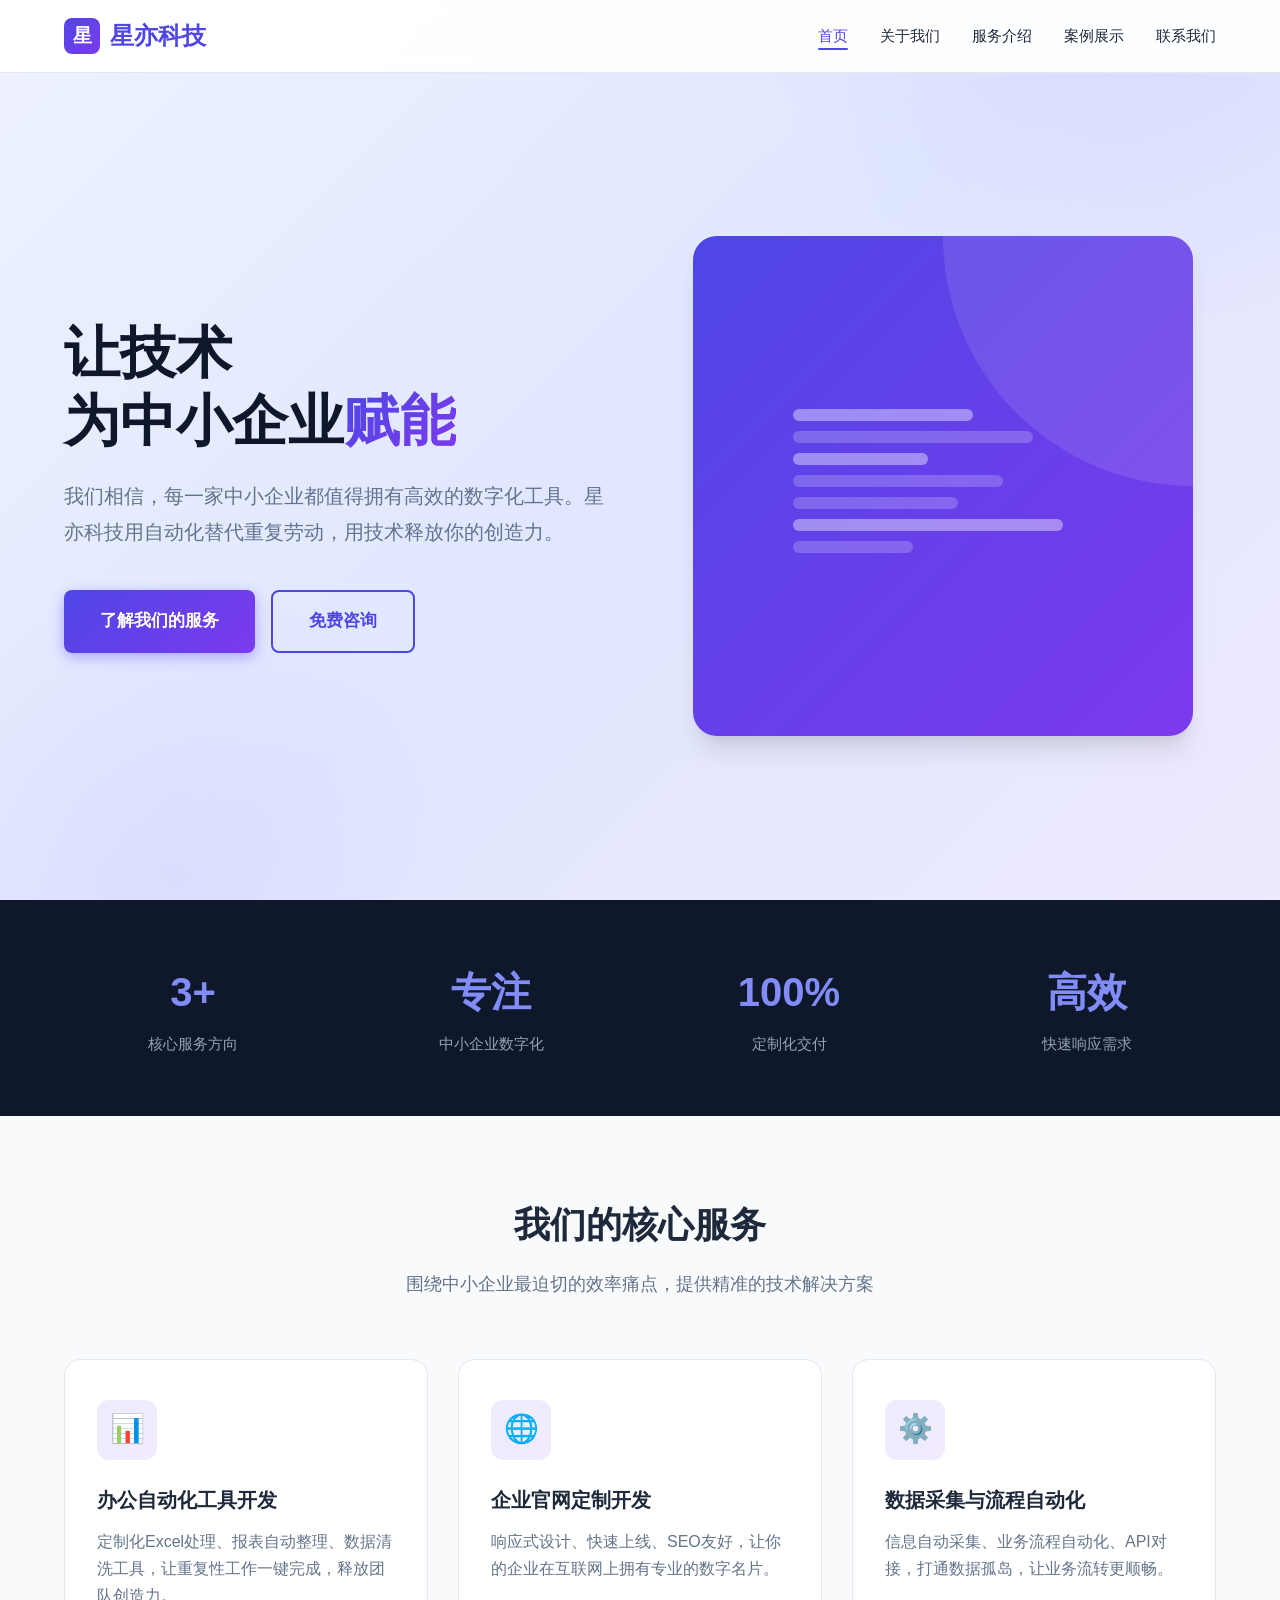
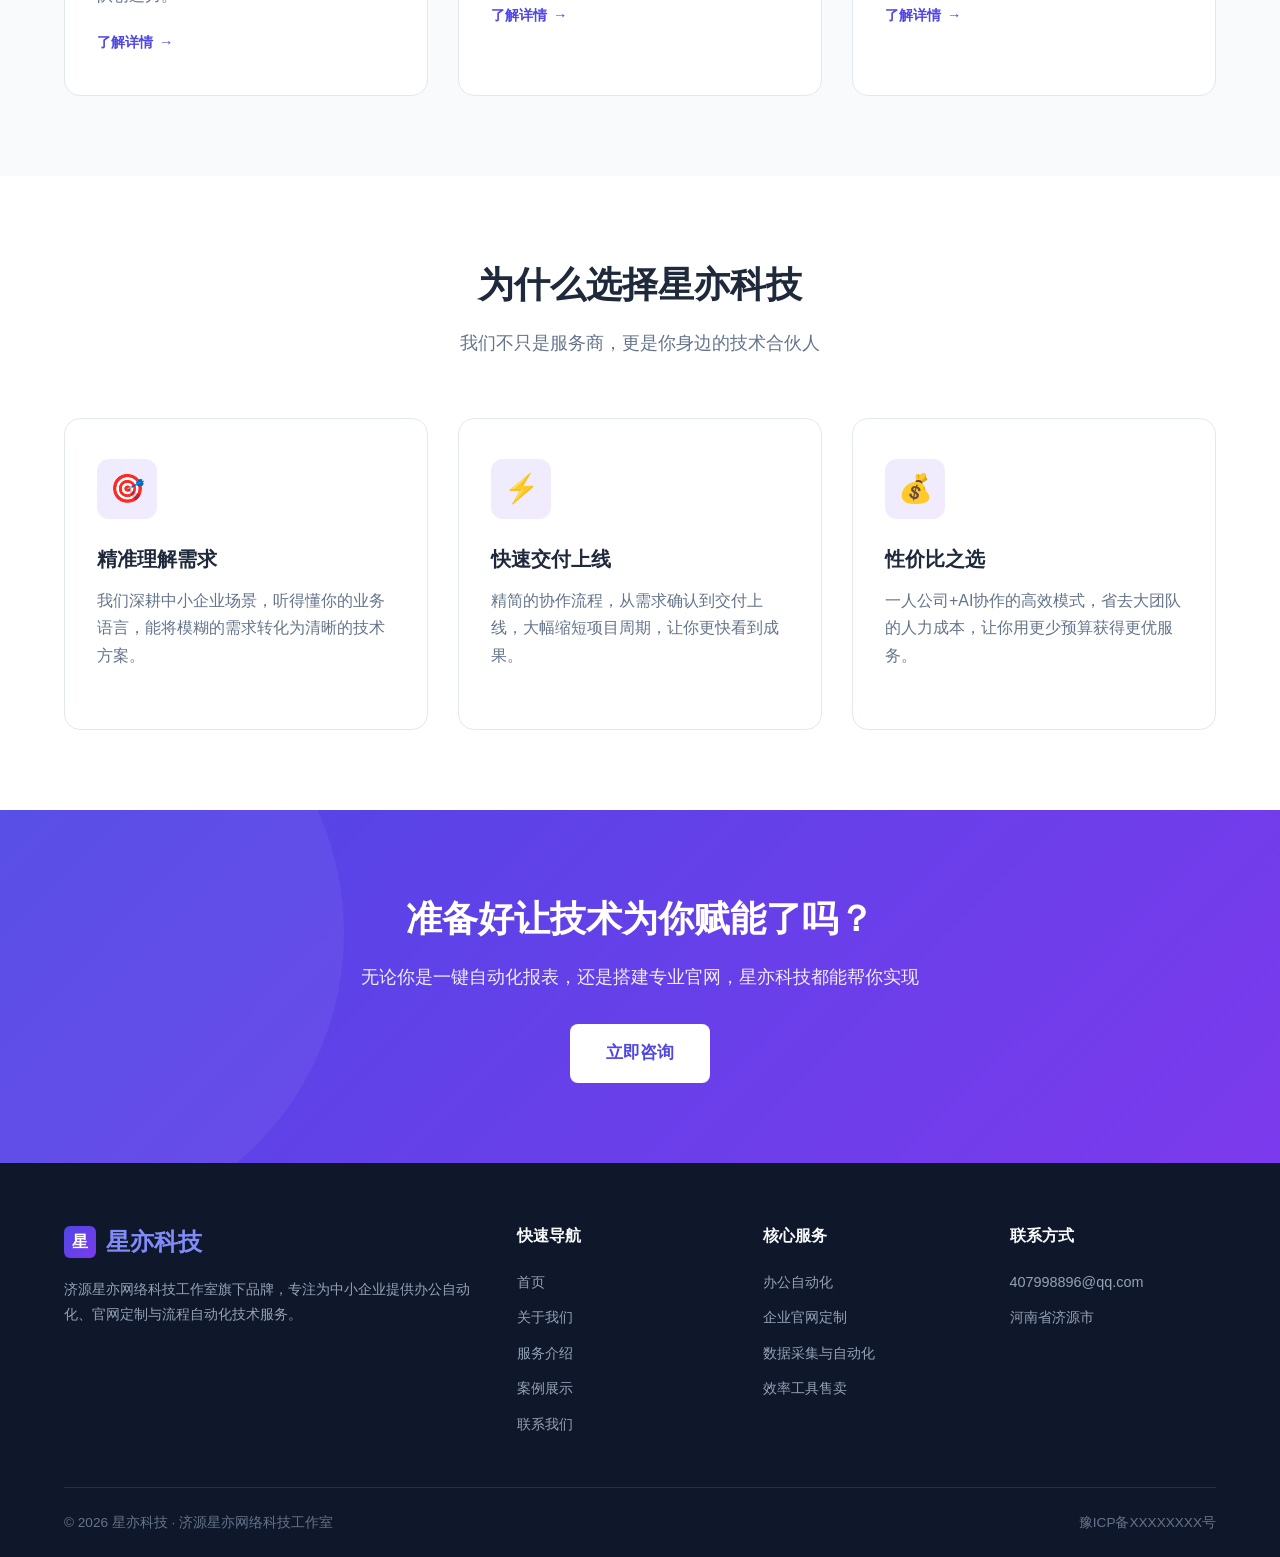
<file: index.html>
<!DOCTYPE html>
<html lang="zh-CN">
<head>
  <meta charset="UTF-8">
  <meta name="viewport" content="width=device-width, initial-scale=1.0">
  <meta name="description" content="星亦科技 - 让技术为中小企业赋能。专注办公自动化、企业官网定制、数据采集与流程自动化服务。">
  <meta name="keywords" content="星亦科技,办公自动化,企业官网,数据采集,流程自动化,济源">
  <title>星亦科技 - 让技术为中小企业赋能</title>
  <link rel="icon" type="image/svg+xml" href="images/favicon.svg">
  <link rel="stylesheet" href="css/style.css">
</head>
<body>

  <!-- 导航栏 -->
  <nav class="navbar">
    <div class="container">
      <a href="index.html" class="navbar-brand">
        <div class="logo-icon">星</div>
        星亦科技
      </a>
      <ul class="navbar-nav">
        <li><a href="index.html" class="active">首页</a></li>
        <li><a href="about.html">关于我们</a></li>
        <li><a href="services.html">服务介绍</a></li>
        <li><a href="cases.html">案例展示</a></li>
        <li><a href="contact.html">联系我们</a></li>
      </ul>
      <div class="nav-toggle">
        <span></span>
        <span></span>
        <span></span>
      </div>
    </div>
  </nav>

  <!-- Hero 区域 -->
  <section class="hero">
    <div class="container">
      <div class="hero-content">
        <h1>让技术<br>为中小企业<span class="highlight">赋能</span></h1>
        <p>我们相信，每一家中小企业都值得拥有高效的数字化工具。星亦科技用自动化替代重复劳动，用技术释放你的创造力。</p>
        <div class="hero-buttons">
          <a href="services.html" class="btn btn-primary btn-lg">了解我们的服务</a>
          <a href="contact.html" class="btn btn-outline btn-lg">免费咨询</a>
        </div>
      </div>
      <div class="hero-visual">
        <div class="hero-graphic">
          <div class="code-lines">
            <div class="code-line accent"></div>
            <div class="code-line"></div>
            <div class="code-line accent"></div>
            <div class="code-line"></div>
            <div class="code-line"></div>
            <div class="code-line accent"></div>
            <div class="code-line"></div>
          </div>
        </div>
      </div>
    </div>
  </section>

  <!-- 数字指标 -->
  <section class="stats">
    <div class="container">
      <div class="stat-item">
        <h3>3+</h3>
        <p>核心服务方向</p>
      </div>
      <div class="stat-item">
        <h3>专注</h3>
        <p>中小企业数字化</p>
      </div>
      <div class="stat-item">
        <h3>100%</h3>
        <p>定制化交付</p>
      </div>
      <div class="stat-item">
        <h3>高效</h3>
        <p>快速响应需求</p>
      </div>
    </div>
  </section>

  <!-- 核心服务 -->
  <section class="section section-alt">
    <div class="container">
      <div class="section-title">
        <h2>我们的核心服务</h2>
        <p>围绕中小企业最迫切的效率痛点，提供精准的技术解决方案</p>
      </div>
      <div class="services-grid">
        <div class="service-card">
          <div class="service-icon">📊</div>
          <h3>办公自动化工具开发</h3>
          <p>定制化Excel处理、报表自动整理、数据清洗工具，让重复性工作一键完成，释放团队创造力。</p>
          <a href="services.html" class="learn-more">了解详情</a>
        </div>
        <div class="service-card">
          <div class="service-icon">🌐</div>
          <h3>企业官网定制开发</h3>
          <p>响应式设计、快速上线、SEO友好，让你的企业在互联网上拥有专业的数字名片。</p>
          <a href="services.html" class="learn-more">了解详情</a>
        </div>
        <div class="service-card">
          <div class="service-icon">⚙️</div>
          <h3>数据采集与流程自动化</h3>
          <p>信息自动采集、业务流程自动化、API对接，打通数据孤岛，让业务流转更顺畅。</p>
          <a href="services.html" class="learn-more">了解详情</a>
        </div>
      </div>
    </div>
  </section>

  <!-- 为什么选择我们 -->
  <section class="section">
    <div class="container">
      <div class="section-title">
        <h2>为什么选择星亦科技</h2>
        <p>我们不只是服务商，更是你身边的技术合伙人</p>
      </div>
      <div class="services-grid">
        <div class="service-card">
          <div class="service-icon">🎯</div>
          <h3>精准理解需求</h3>
          <p>我们深耕中小企业场景，听得懂你的业务语言，能将模糊的需求转化为清晰的技术方案。</p>
        </div>
        <div class="service-card">
          <div class="service-icon">⚡</div>
          <h3>快速交付上线</h3>
          <p>精简的协作流程，从需求确认到交付上线，大幅缩短项目周期，让你更快看到成果。</p>
        </div>
        <div class="service-card">
          <div class="service-icon">💰</div>
          <h3>性价比之选</h3>
          <p>一人公司+AI协作的高效模式，省去大团队的人力成本，让你用更少预算获得更优服务。</p>
        </div>
      </div>
    </div>
  </section>

  <!-- CTA -->
  <section class="cta">
    <div class="container">
      <h2>准备好让技术为你赋能了吗？</h2>
      <p>无论你是一键自动化报表，还是搭建专业官网，星亦科技都能帮你实现</p>
      <a href="contact.html" class="btn btn-white btn-lg">立即咨询</a>
    </div>
  </section>

  <!-- 页脚 -->
  <footer class="footer">
    <div class="container">
      <div class="footer-grid">
        <div>
          <div class="footer-brand">
            <div class="logo-icon">星</div>
            星亦科技
          </div>
          <p class="footer-desc">济源星亦网络科技工作室旗下品牌，专注为中小企业提供办公自动化、官网定制与流程自动化技术服务。</p>
        </div>
        <div>
          <h4>快速导航</h4>
          <ul class="footer-links">
            <li><a href="index.html">首页</a></li>
            <li><a href="about.html">关于我们</a></li>
            <li><a href="services.html">服务介绍</a></li>
            <li><a href="cases.html">案例展示</a></li>
            <li><a href="contact.html">联系我们</a></li>
          </ul>
        </div>
        <div>
          <h4>核心服务</h4>
          <ul class="footer-links">
            <li><a href="services.html">办公自动化</a></li>
            <li><a href="services.html">企业官网定制</a></li>
            <li><a href="services.html">数据采集与自动化</a></li>
            <li><a href="services.html">效率工具售卖</a></li>
          </ul>
        </div>
        <div>
          <h4>联系方式</h4>
          <ul class="footer-links">
            <li><a href="mailto:407998896@qq.com">407998896@qq.com</a></li>
            <li><a href="contact.html">河南省济源市</a></li>
          </ul>
        </div>
      </div>
      <div class="footer-bottom">
        <p>© 2026 星亦科技 · 济源星亦网络科技工作室</p>
        <p><a href="#">豫ICP备XXXXXXXX号</a></p>
      </div>
    </div>
  </footer>

  <script src="js/main.js"></script>
</body>
</html>
</file>
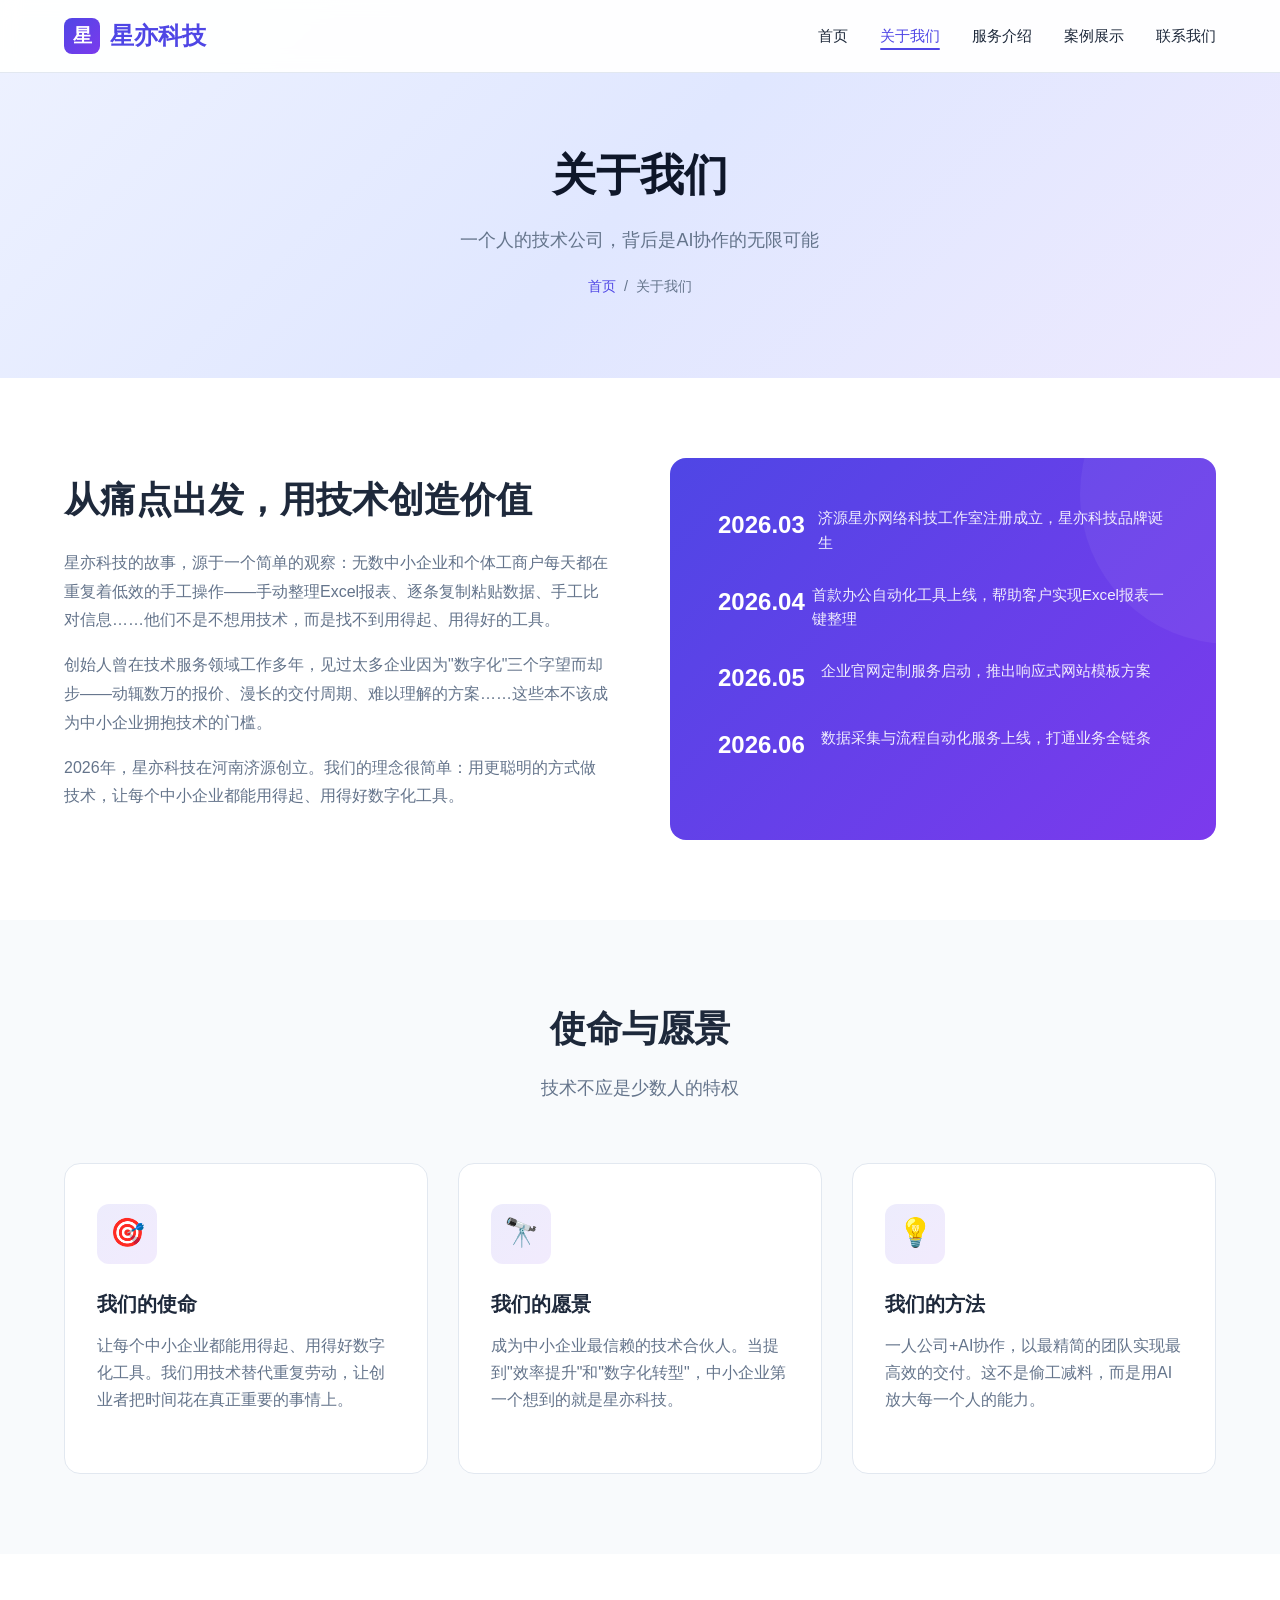
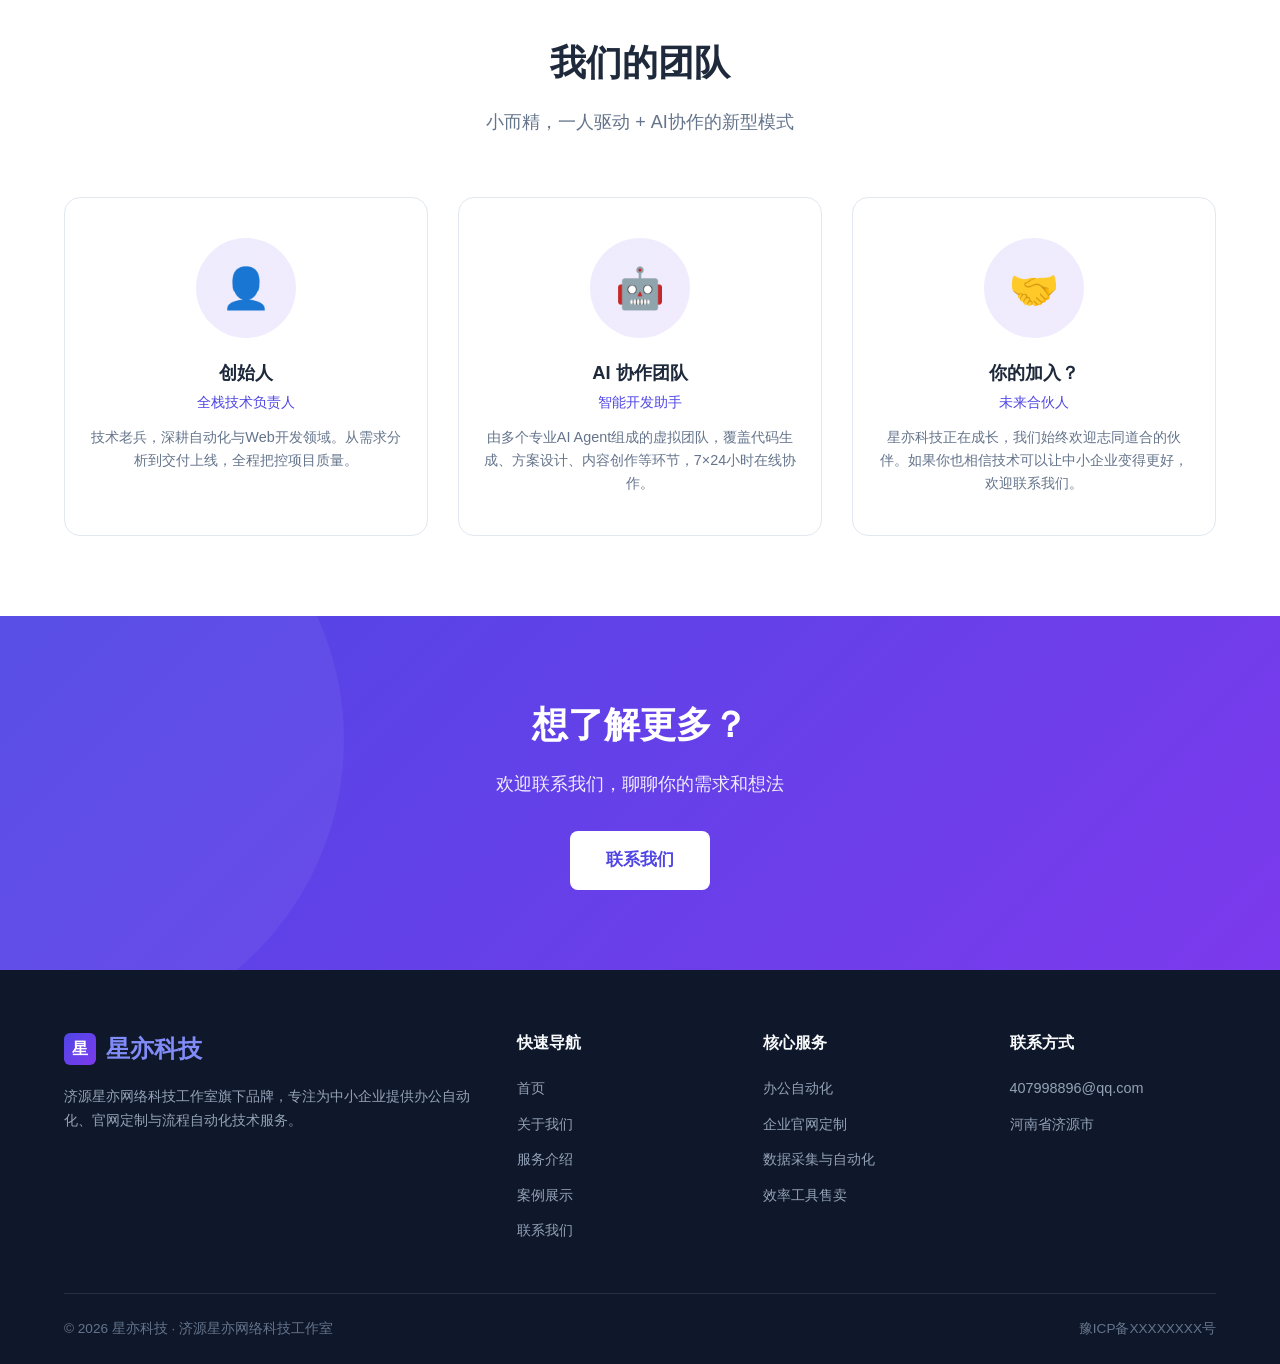
<file: about.html>
<!DOCTYPE html>
<html lang="zh-CN">
<head>
  <meta charset="UTF-8">
  <meta name="viewport" content="width=device-width, initial-scale=1.0">
  <meta name="description" content="关于星亦科技 - 我们是谁、从哪里来、要到哪里去。一人公司+AI协作的新型技术团队。">
  <title>关于我们 - 星亦科技</title>
  <link rel="icon" type="image/svg+xml" href="images/favicon.svg">
  <link rel="stylesheet" href="css/style.css">
</head>
<body>

  <!-- 导航栏 -->
  <nav class="navbar">
    <div class="container">
      <a href="index.html" class="navbar-brand">
        <div class="logo-icon">星</div>
        星亦科技
      </a>
      <ul class="navbar-nav">
        <li><a href="index.html">首页</a></li>
        <li><a href="about.html" class="active">关于我们</a></li>
        <li><a href="services.html">服务介绍</a></li>
        <li><a href="cases.html">案例展示</a></li>
        <li><a href="contact.html">联系我们</a></li>
      </ul>
      <div class="nav-toggle">
        <span></span>
        <span></span>
        <span></span>
      </div>
    </div>
  </nav>

  <!-- 页面横幅 -->
  <section class="page-banner">
    <div class="container">
      <h1>关于我们</h1>
      <p>一个人的技术公司，背后是AI协作的无限可能</p>
      <div class="breadcrumb">
        <a href="index.html">首页</a>
        <span>/</span>
        <span>关于我们</span>
      </div>
    </div>
  </section>

  <!-- 我们的故事 -->
  <section class="section">
    <div class="container">
      <div class="about-content">
        <div class="about-text">
          <h2>从痛点出发，用技术创造价值</h2>
          <p>星亦科技的故事，源于一个简单的观察：无数中小企业和个体工商户每天都在重复着低效的手工操作——手动整理Excel报表、逐条复制粘贴数据、手工比对信息……他们不是不想用技术，而是找不到用得起、用得好的工具。</p>
          <p>创始人曾在技术服务领域工作多年，见过太多企业因为"数字化"三个字望而却步——动辄数万的报价、漫长的交付周期、难以理解的方案……这些本不该成为中小企业拥抱技术的门槛。</p>
          <p>2026年，星亦科技在河南济源创立。我们的理念很简单：用更聪明的方式做技术，让每个中小企业都能用得起、用得好数字化工具。</p>
        </div>
        <div class="about-visual">
          <div>
            <div class="milestone">
              <div class="milestone-year">2026.03</div>
              <div class="milestone-desc">济源星亦网络科技工作室注册成立，星亦科技品牌诞生</div>
            </div>
            <div class="milestone">
              <div class="milestone-year">2026.04</div>
              <div class="milestone-desc">首款办公自动化工具上线，帮助客户实现Excel报表一键整理</div>
            </div>
            <div class="milestone">
              <div class="milestone-year">2026.05</div>
              <div class="milestone-desc">企业官网定制服务启动，推出响应式网站模板方案</div>
            </div>
            <div class="milestone">
              <div class="milestone-year">2026.06</div>
              <div class="milestone-desc">数据采集与流程自动化服务上线，打通业务全链条</div>
            </div>
          </div>
        </div>
      </div>
    </div>
  </section>

  <!-- 使命愿景 -->
  <section class="section section-alt">
    <div class="container">
      <div class="section-title">
        <h2>使命与愿景</h2>
        <p>技术不应是少数人的特权</p>
      </div>
      <div class="services-grid">
        <div class="service-card">
          <div class="service-icon">🎯</div>
          <h3>我们的使命</h3>
          <p>让每个中小企业都能用得起、用得好数字化工具。我们用技术替代重复劳动，让创业者把时间花在真正重要的事情上。</p>
        </div>
        <div class="service-card">
          <div class="service-icon">🔭</div>
          <h3>我们的愿景</h3>
          <p>成为中小企业最信赖的技术合伙人。当提到"效率提升"和"数字化转型"，中小企业第一个想到的就是星亦科技。</p>
        </div>
        <div class="service-card">
          <div class="service-icon">💡</div>
          <h3>我们的方法</h3>
          <p>一人公司+AI协作，以最精简的团队实现最高效的交付。这不是偷工减料，而是用AI放大每一个人的能力。</p>
        </div>
      </div>
    </div>
  </section>

  <!-- 团队 -->
  <section class="section">
    <div class="container">
      <div class="section-title">
        <h2>我们的团队</h2>
        <p>小而精，一人驱动 + AI协作的新型模式</p>
      </div>
      <div class="team-grid">
        <div class="team-card">
          <div class="team-avatar">👤</div>
          <h3>创始人</h3>
          <div class="role">全栈技术负责人</div>
          <p>技术老兵，深耕自动化与Web开发领域。从需求分析到交付上线，全程把控项目质量。</p>
        </div>
        <div class="team-card">
          <div class="team-avatar">🤖</div>
          <h3>AI 协作团队</h3>
          <div class="role">智能开发助手</div>
          <p>由多个专业AI Agent组成的虚拟团队，覆盖代码生成、方案设计、内容创作等环节，7×24小时在线协作。</p>
        </div>
        <div class="team-card">
          <div class="team-avatar">🤝</div>
          <h3>你的加入？</h3>
          <div class="role">未来合伙人</div>
          <p>星亦科技正在成长，我们始终欢迎志同道合的伙伴。如果你也相信技术可以让中小企业变得更好，欢迎联系我们。</p>
        </div>
      </div>
    </div>
  </section>

  <!-- CTA -->
  <section class="cta">
    <div class="container">
      <h2>想了解更多？</h2>
      <p>欢迎联系我们，聊聊你的需求和想法</p>
      <a href="contact.html" class="btn btn-white btn-lg">联系我们</a>
    </div>
  </section>

  <!-- 页脚 -->
  <footer class="footer">
    <div class="container">
      <div class="footer-grid">
        <div>
          <div class="footer-brand">
            <div class="logo-icon">星</div>
            星亦科技
          </div>
          <p class="footer-desc">济源星亦网络科技工作室旗下品牌，专注为中小企业提供办公自动化、官网定制与流程自动化技术服务。</p>
        </div>
        <div>
          <h4>快速导航</h4>
          <ul class="footer-links">
            <li><a href="index.html">首页</a></li>
            <li><a href="about.html">关于我们</a></li>
            <li><a href="services.html">服务介绍</a></li>
            <li><a href="cases.html">案例展示</a></li>
            <li><a href="contact.html">联系我们</a></li>
          </ul>
        </div>
        <div>
          <h4>核心服务</h4>
          <ul class="footer-links">
            <li><a href="services.html">办公自动化</a></li>
            <li><a href="services.html">企业官网定制</a></li>
            <li><a href="services.html">数据采集与自动化</a></li>
            <li><a href="services.html">效率工具售卖</a></li>
          </ul>
        </div>
        <div>
          <h4>联系方式</h4>
          <ul class="footer-links">
            <li><a href="mailto:407998896@qq.com">407998896@qq.com</a></li>
            <li><a href="contact.html">河南省济源市</a></li>
          </ul>
        </div>
      </div>
      <div class="footer-bottom">
        <p>© 2026 星亦科技 · 济源星亦网络科技工作室</p>
        <p><a href="#">豫ICP备XXXXXXXX号</a></p>
      </div>
    </div>
  </footer>

  <script src="js/main.js"></script>
</body>
</html>
</file>
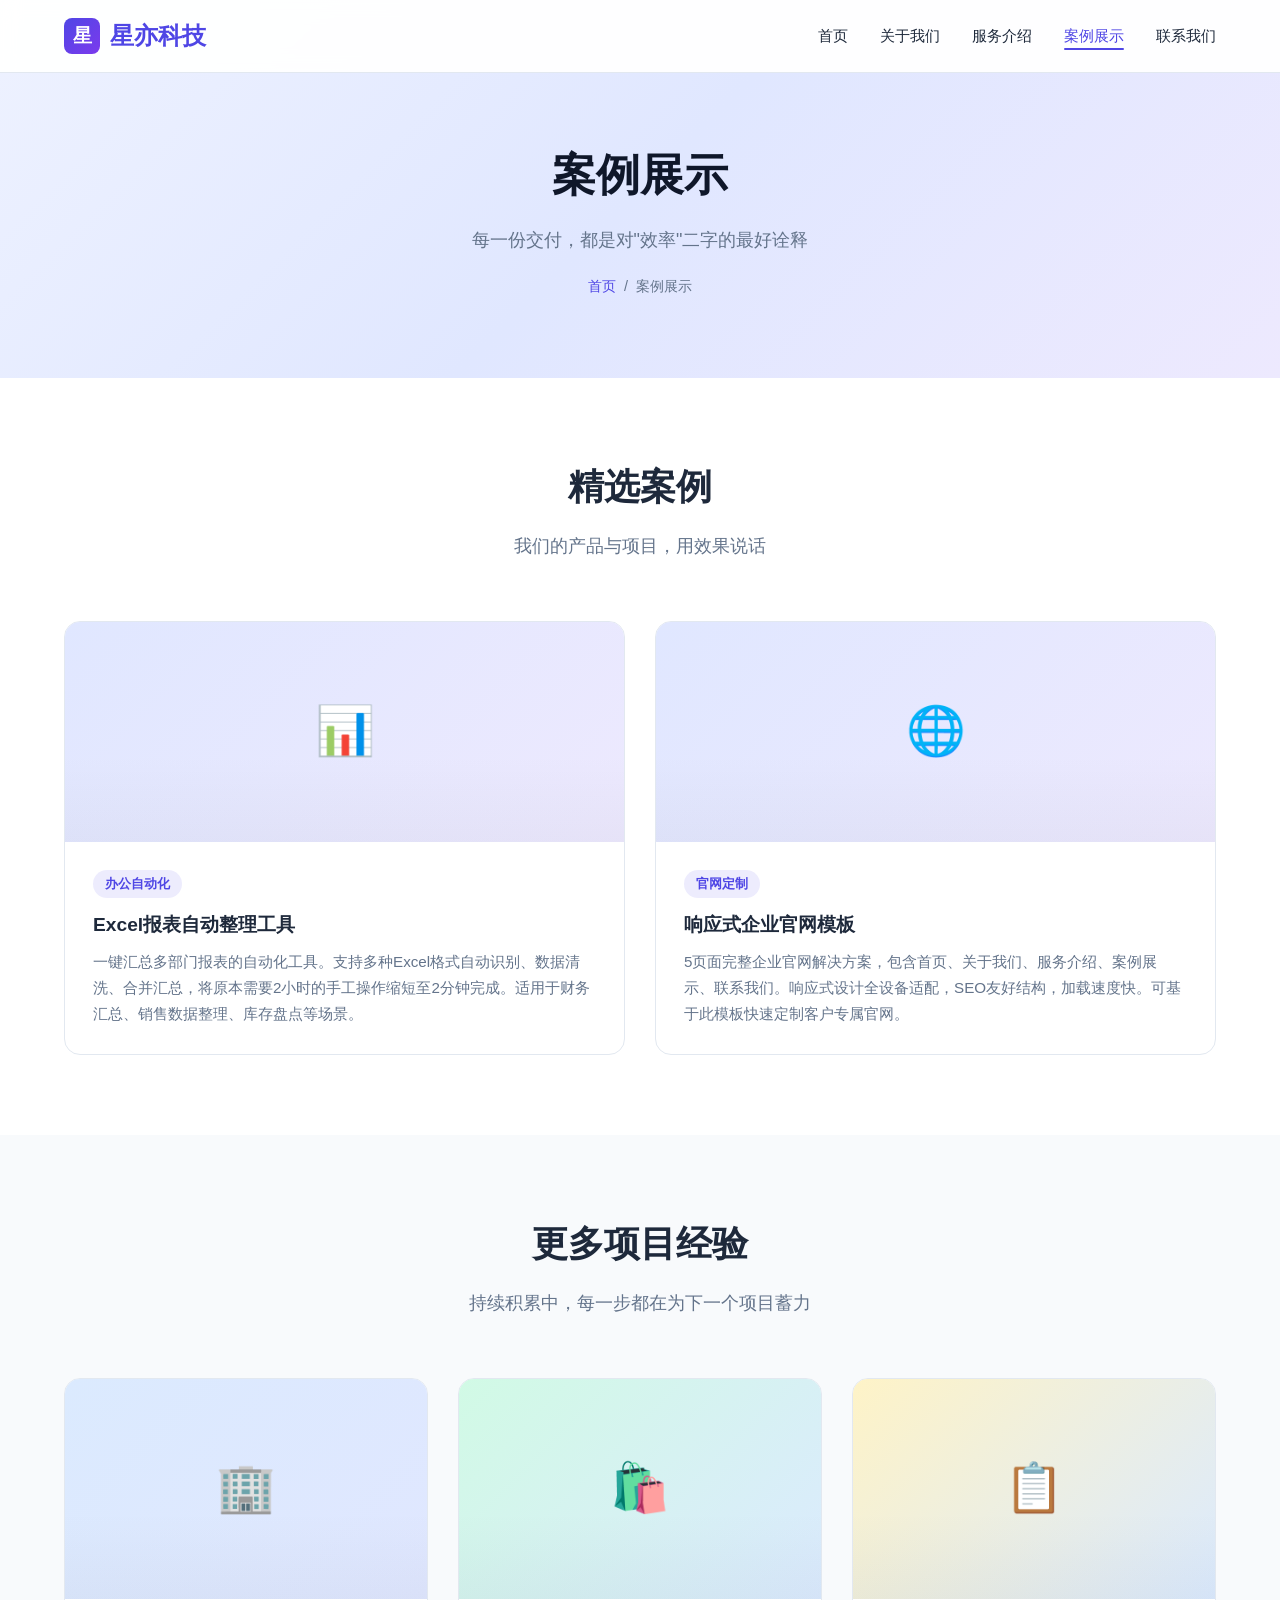
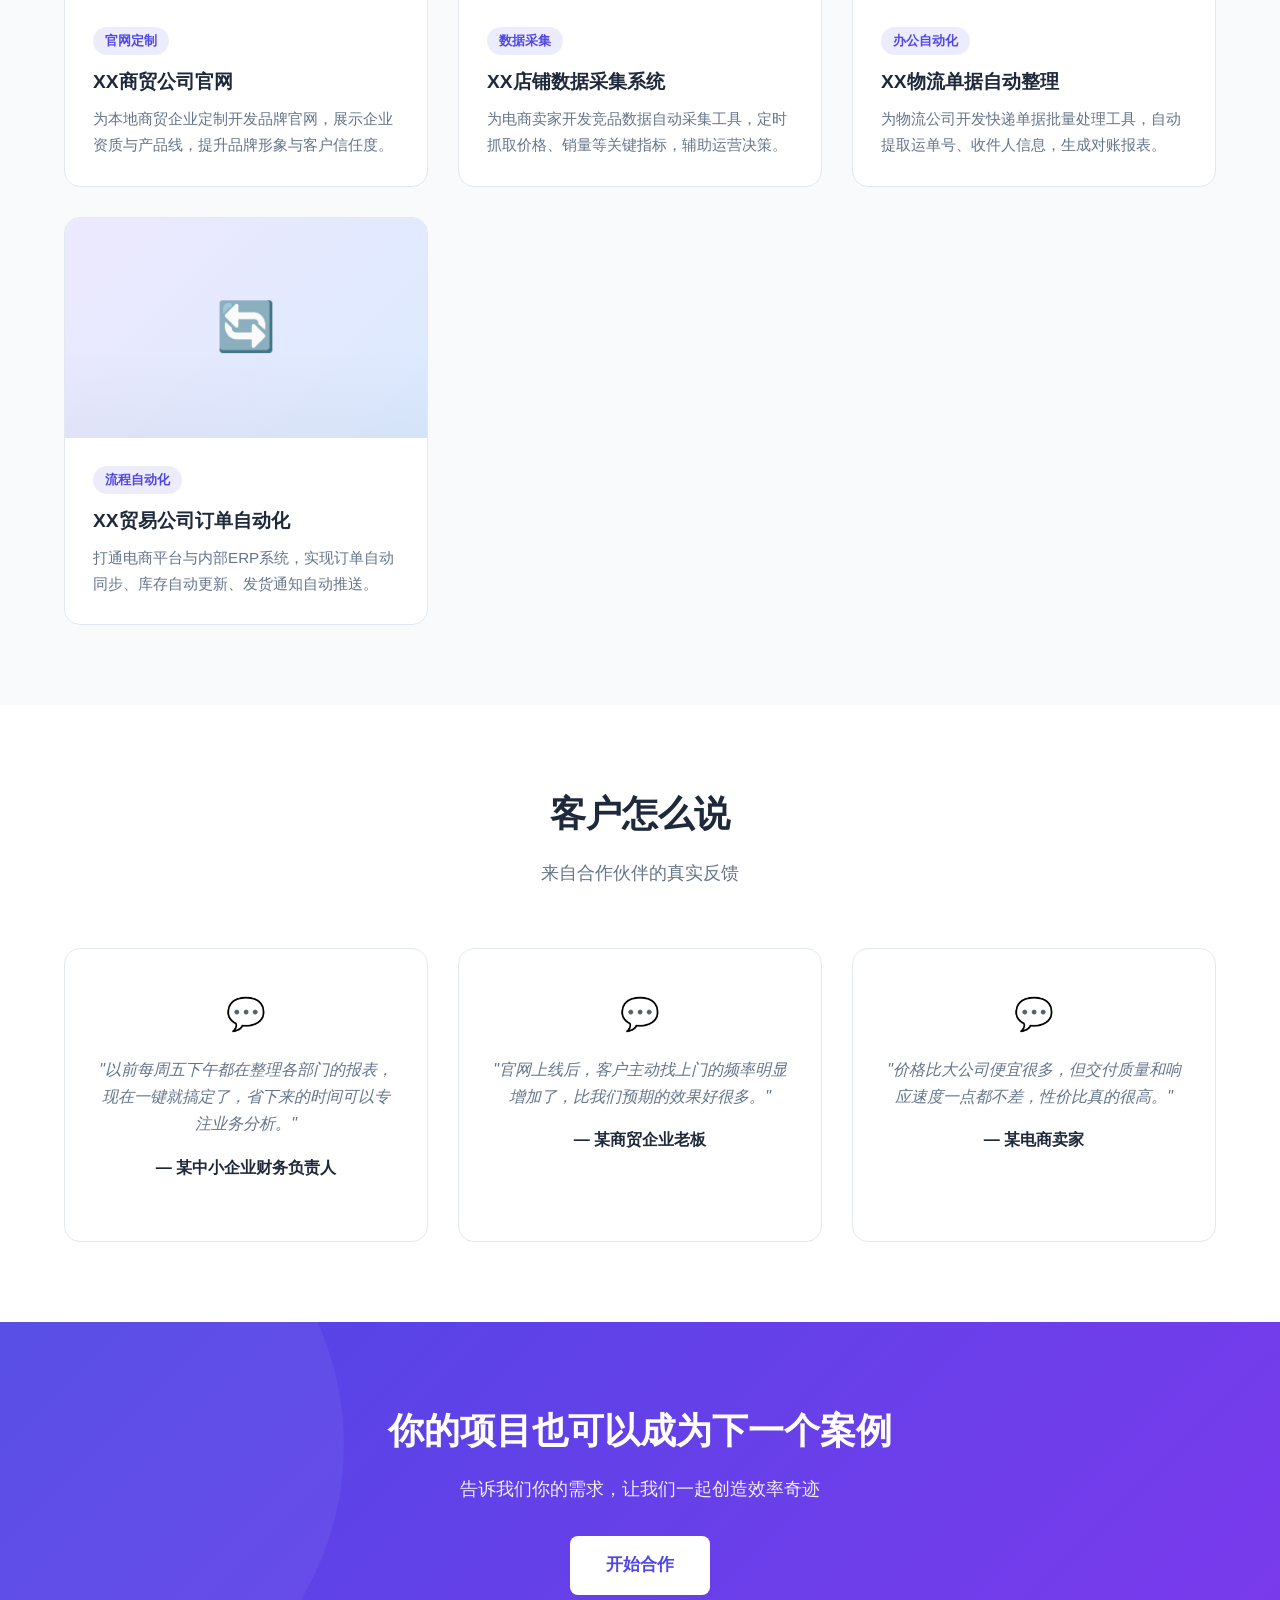
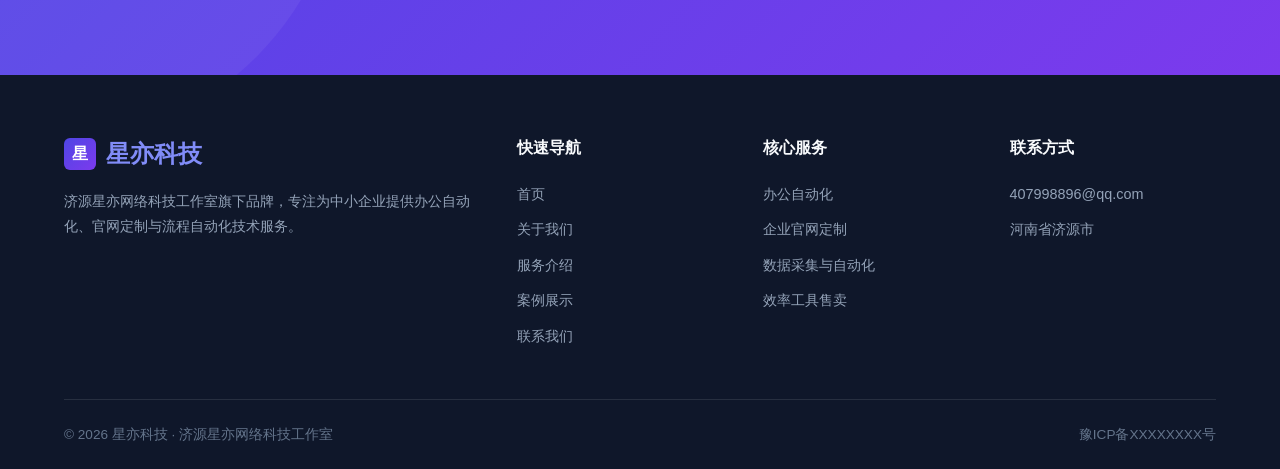
<file: cases.html>
<!DOCTYPE html>
<html lang="zh-CN">
<head>
  <meta charset="UTF-8">
  <meta name="viewport" content="width=device-width, initial-scale=1.0">
  <meta name="description" content="星亦科技案例展示 - Excel报表自动整理工具、响应式企业官网模板等成功案例。">
  <title>案例展示 - 星亦科技</title>
  <link rel="icon" type="image/svg+xml" href="images/favicon.svg">
  <link rel="stylesheet" href="css/style.css">
</head>
<body>

  <!-- 导航栏 -->
  <nav class="navbar">
    <div class="container">
      <a href="index.html" class="navbar-brand">
        <div class="logo-icon">星</div>
        星亦科技
      </a>
      <ul class="navbar-nav">
        <li><a href="index.html">首页</a></li>
        <li><a href="about.html">关于我们</a></li>
        <li><a href="services.html">服务介绍</a></li>
        <li><a href="cases.html" class="active">案例展示</a></li>
        <li><a href="contact.html">联系我们</a></li>
      </ul>
      <div class="nav-toggle">
        <span></span>
        <span></span>
        <span></span>
      </div>
    </div>
  </nav>

  <!-- 页面横幅 -->
  <section class="page-banner">
    <div class="container">
      <h1>案例展示</h1>
      <p>每一份交付，都是对"效率"二字的最好诠释</p>
      <div class="breadcrumb">
        <a href="index.html">首页</a>
        <span>/</span>
        <span>案例展示</span>
      </div>
    </div>
  </section>

  <!-- 精选案例 -->
  <section class="section">
    <div class="container">
      <div class="section-title">
        <h2>精选案例</h2>
        <p>我们的产品与项目，用效果说话</p>
      </div>
      <div class="cases-grid">
        <!-- 案例1: Excel报表自动整理工具 -->
        <div class="case-card">
          <div class="case-image">📊</div>
          <div class="case-body">
            <span class="case-tag">办公自动化</span>
            <h3>Excel报表自动整理工具</h3>
            <p>一键汇总多部门报表的自动化工具。支持多种Excel格式自动识别、数据清洗、合并汇总，将原本需要2小时的手工操作缩短至2分钟完成。适用于财务汇总、销售数据整理、库存盘点等场景。</p>
          </div>
        </div>

        <!-- 案例2: 响应式企业官网模板 -->
        <div class="case-card">
          <div class="case-image">🌐</div>
          <div class="case-body">
            <span class="case-tag">官网定制</span>
            <h3>响应式企业官网模板</h3>
            <p>5页面完整企业官网解决方案，包含首页、关于我们、服务介绍、案例展示、联系我们。响应式设计全设备适配，SEO友好结构，加载速度快。可基于此模板快速定制客户专属官网。</p>
          </div>
        </div>
      </div>
    </div>
  </section>

  <!-- 更多案例 -->
  <section class="section section-alt">
    <div class="container">
      <div class="section-title">
        <h2>更多项目经验</h2>
        <p>持续积累中，每一步都在为下一个项目蓄力</p>
      </div>
      <div class="cases-grid">
        <div class="case-card">
          <div class="case-image" style="background: linear-gradient(135deg, #DBEAFE, #E0E7FF);">🏢</div>
          <div class="case-body">
            <span class="case-tag">官网定制</span>
            <h3>XX商贸公司官网</h3>
            <p>为本地商贸企业定制开发品牌官网，展示企业资质与产品线，提升品牌形象与客户信任度。</p>
          </div>
        </div>

        <div class="case-card">
          <div class="case-image" style="background: linear-gradient(135deg, #D1FAE5, #DBEAFE);">🛍️</div>
          <div class="case-body">
            <span class="case-tag">数据采集</span>
            <h3>XX店铺数据采集系统</h3>
            <p>为电商卖家开发竞品数据自动采集工具，定时抓取价格、销量等关键指标，辅助运营决策。</p>
          </div>
        </div>

        <div class="case-card">
          <div class="case-image" style="background: linear-gradient(135deg, #FEF3C7, #DBEAFE);">📋</div>
          <div class="case-body">
            <span class="case-tag">办公自动化</span>
            <h3>XX物流单据自动整理</h3>
            <p>为物流公司开发快递单据批量处理工具，自动提取运单号、收件人信息，生成对账报表。</p>
          </div>
        </div>

        <div class="case-card">
          <div class="case-image" style="background: linear-gradient(135deg, #EDE9FE, #DBEAFE);">🔄</div>
          <div class="case-body">
            <span class="case-tag">流程自动化</span>
            <h3>XX贸易公司订单自动化</h3>
            <p>打通电商平台与内部ERP系统，实现订单自动同步、库存自动更新、发货通知自动推送。</p>
          </div>
        </div>
      </div>
    </div>
  </section>

  <!-- 客户评价区域 -->
  <section class="section">
    <div class="container">
      <div class="section-title">
        <h2>客户怎么说</h2>
        <p>来自合作伙伴的真实反馈</p>
      </div>
      <div class="services-grid">
        <div class="service-card" style="text-align: center;">
          <div style="font-size: 2rem; margin-bottom: 16px;">💬</div>
          <p style="font-style: italic; color: var(--text-light); margin-bottom: 16px;">"以前每周五下午都在整理各部门的报表，现在一键就搞定了，省下来的时间可以专注业务分析。"</p>
          <p style="font-weight: 600; color: var(--text);">— 某中小企业财务负责人</p>
        </div>
        <div class="service-card" style="text-align: center;">
          <div style="font-size: 2rem; margin-bottom: 16px;">💬</div>
          <p style="font-style: italic; color: var(--text-light); margin-bottom: 16px;">"官网上线后，客户主动找上门的频率明显增加了，比我们预期的效果好很多。"</p>
          <p style="font-weight: 600; color: var(--text);">— 某商贸企业老板</p>
        </div>
        <div class="service-card" style="text-align: center;">
          <div style="font-size: 2rem; margin-bottom: 16px;">💬</div>
          <p style="font-style: italic; color: var(--text-light); margin-bottom: 16px;">"价格比大公司便宜很多，但交付质量和响应速度一点都不差，性价比真的很高。"</p>
          <p style="font-weight: 600; color: var(--text);">— 某电商卖家</p>
        </div>
      </div>
    </div>
  </section>

  <!-- CTA -->
  <section class="cta">
    <div class="container">
      <h2>你的项目也可以成为下一个案例</h2>
      <p>告诉我们你的需求，让我们一起创造效率奇迹</p>
      <a href="contact.html" class="btn btn-white btn-lg">开始合作</a>
    </div>
  </section>

  <!-- 页脚 -->
  <footer class="footer">
    <div class="container">
      <div class="footer-grid">
        <div>
          <div class="footer-brand">
            <div class="logo-icon">星</div>
            星亦科技
          </div>
          <p class="footer-desc">济源星亦网络科技工作室旗下品牌，专注为中小企业提供办公自动化、官网定制与流程自动化技术服务。</p>
        </div>
        <div>
          <h4>快速导航</h4>
          <ul class="footer-links">
            <li><a href="index.html">首页</a></li>
            <li><a href="about.html">关于我们</a></li>
            <li><a href="services.html">服务介绍</a></li>
            <li><a href="cases.html">案例展示</a></li>
            <li><a href="contact.html">联系我们</a></li>
          </ul>
        </div>
        <div>
          <h4>核心服务</h4>
          <ul class="footer-links">
            <li><a href="services.html">办公自动化</a></li>
            <li><a href="services.html">企业官网定制</a></li>
            <li><a href="services.html">数据采集与自动化</a></li>
            <li><a href="services.html">效率工具售卖</a></li>
          </ul>
        </div>
        <div>
          <h4>联系方式</h4>
          <ul class="footer-links">
            <li><a href="mailto:407998896@qq.com">407998896@qq.com</a></li>
            <li><a href="contact.html">河南省济源市</a></li>
          </ul>
        </div>
      </div>
      <div class="footer-bottom">
        <p>© 2026 星亦科技 · 济源星亦网络科技工作室</p>
        <p><a href="#">豫ICP备XXXXXXXX号</a></p>
      </div>
    </div>
  </footer>

  <script src="js/main.js"></script>
</body>
</html>
</file>
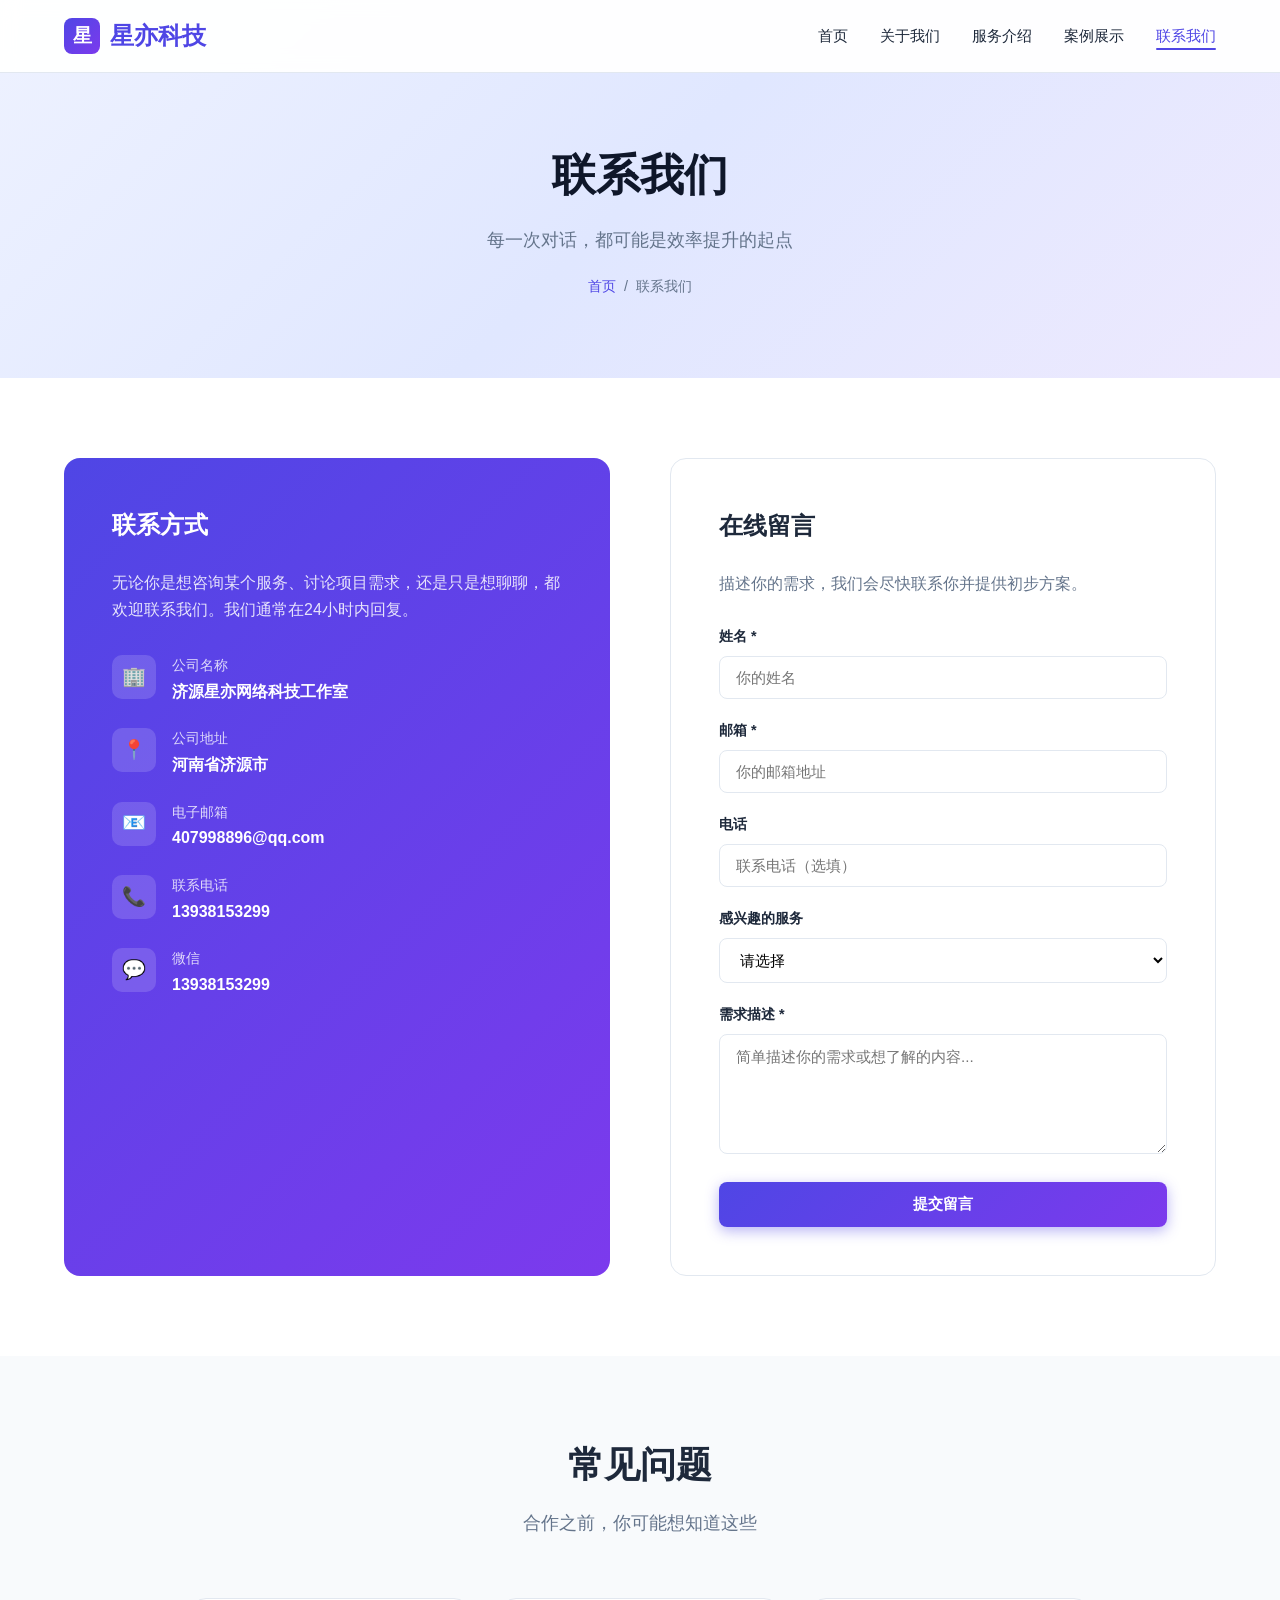
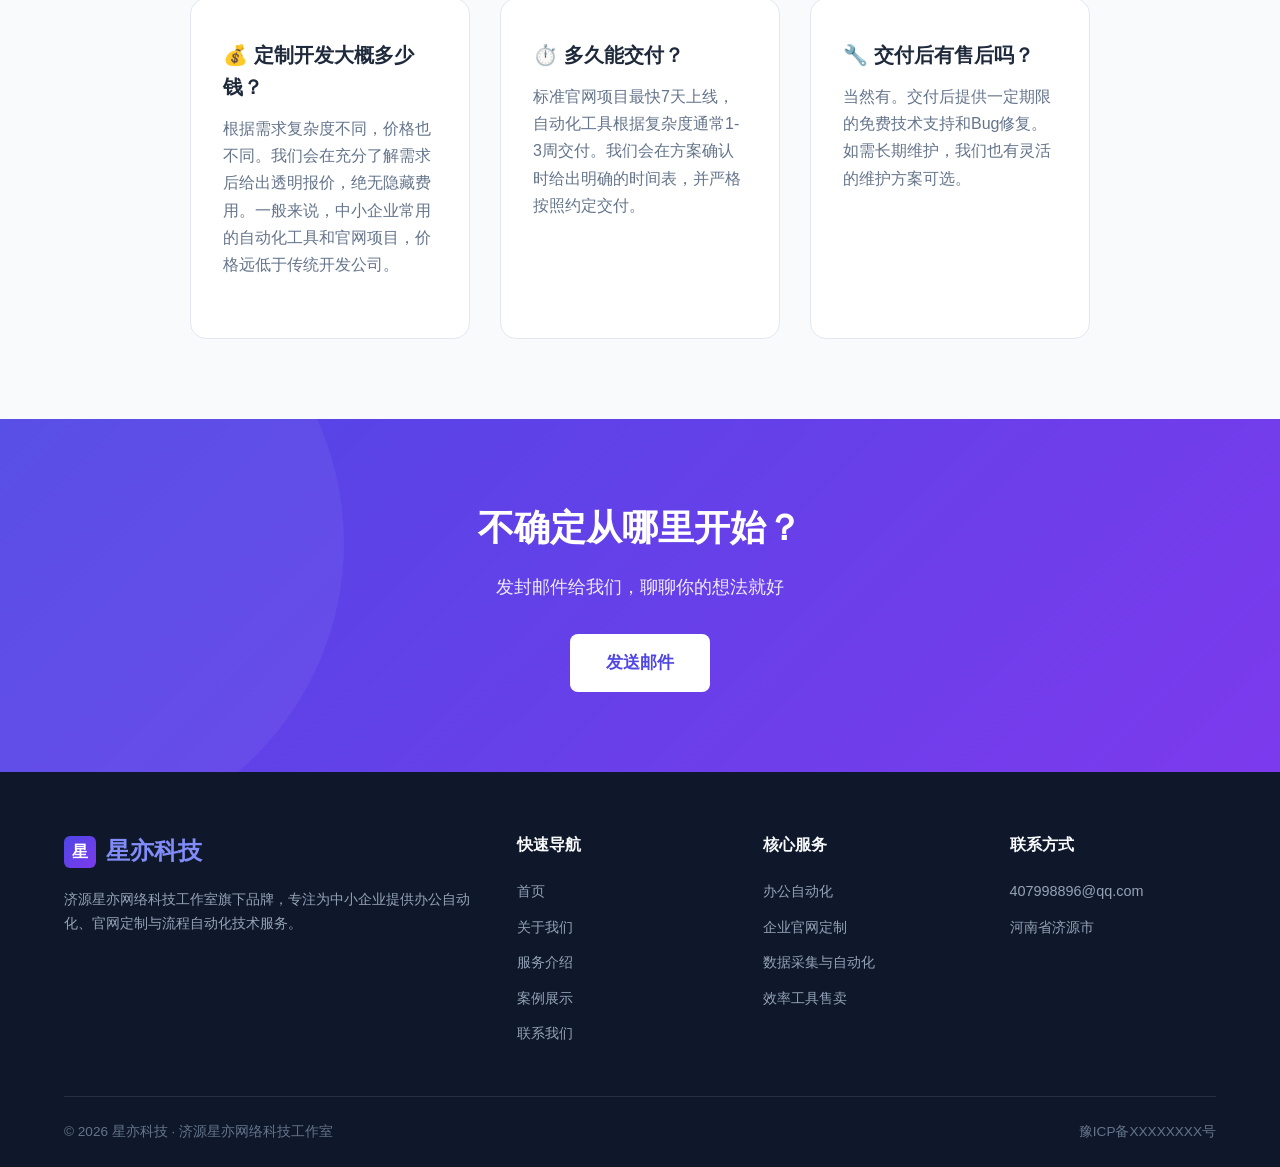
<file: contact.html>
<!DOCTYPE html>
<html lang="zh-CN">
<head>
  <meta charset="UTF-8">
  <meta name="viewport" content="width=device-width, initial-scale=1.0">
  <meta name="description" content="联系星亦科技 - 我们期待与你的每一次对话。办公自动化、企业官网定制、数据采集与流程自动化。">
  <title>联系我们 - 星亦科技</title>
  <link rel="icon" type="image/svg+xml" href="images/favicon.svg">
  <link rel="stylesheet" href="css/style.css">
</head>
<body>

  <!-- 导航栏 -->
  <nav class="navbar">
    <div class="container">
      <a href="index.html" class="navbar-brand">
        <div class="logo-icon">星</div>
        星亦科技
      </a>
      <ul class="navbar-nav">
        <li><a href="index.html">首页</a></li>
        <li><a href="about.html">关于我们</a></li>
        <li><a href="services.html">服务介绍</a></li>
        <li><a href="cases.html">案例展示</a></li>
        <li><a href="contact.html" class="active">联系我们</a></li>
      </ul>
      <div class="nav-toggle">
        <span></span>
        <span></span>
        <span></span>
      </div>
    </div>
  </nav>

  <!-- 页面横幅 -->
  <section class="page-banner">
    <div class="container">
      <h1>联系我们</h1>
      <p>每一次对话，都可能是效率提升的起点</p>
      <div class="breadcrumb">
        <a href="index.html">首页</a>
        <span>/</span>
        <span>联系我们</span>
      </div>
    </div>
  </section>

  <!-- 联系方式 -->
  <section class="section">
    <div class="container">
      <div class="contact-grid">
        <!-- 左侧联系信息 -->
        <div class="contact-info">
          <h3>联系方式</h3>
          <p style="opacity: 0.85; margin-bottom: 32px; line-height: 1.7;">无论你是想咨询某个服务、讨论项目需求，还是只是想聊聊，都欢迎联系我们。我们通常在24小时内回复。</p>

          <div class="contact-item">
            <div class="icon">🏢</div>
            <div>
              <div class="label">公司名称</div>
              <div class="value">济源星亦网络科技工作室</div>
            </div>
          </div>

          <div class="contact-item">
            <div class="icon">📍</div>
            <div>
              <div class="label">公司地址</div>
              <div class="value">河南省济源市</div>
            </div>
          </div>

          <div class="contact-item">
            <div class="icon">📧</div>
            <div>
              <div class="label">电子邮箱</div>
              <div class="value">407998896@qq.com</div>
            </div>
          </div>

          <div class="contact-item">
            <div class="icon">📞</div>
            <div>
              <div class="label">联系电话</div>
              <div class="value">13938153299</div>
            </div>
          </div>

          <div class="contact-item">
            <div class="icon">💬</div>
            <div>
              <div class="label">微信</div>
              <div class="value">13938153299</div>
            </div>
          </div>
        </div>

        <!-- 右侧联系表单 -->
        <div class="contact-form">
          <h3>在线留言</h3>
          <p style="color: var(--text-light); margin-bottom: 28px; line-height: 1.7;">描述你的需求，我们会尽快联系你并提供初步方案。</p>
          <form id="contactForm">
            <div class="form-group">
              <label for="name">姓名 *</label>
              <input type="text" id="name" name="name" placeholder="你的姓名" required>
            </div>
            <div class="form-group">
              <label for="email">邮箱 *</label>
              <input type="email" id="email" name="email" placeholder="你的邮箱地址" required>
            </div>
            <div class="form-group">
              <label for="phone">电话</label>
              <input type="tel" id="phone" name="phone" placeholder="联系电话（选填）">
            </div>
            <div class="form-group">
              <label for="service">感兴趣的服务</label>
              <select id="service" name="service">
                <option value="">请选择</option>
                <option value="办公自动化工具开发">办公自动化工具开发</option>
                <option value="企业官网定制开发">企业官网定制开发</option>
                <option value="数据采集与流程自动化">数据采集与流程自动化</option>
                <option value="效率工具售卖">效率工具售卖</option>
                <option value="其他">其他</option>
              </select>
            </div>
            <div class="form-group">
              <label for="message">需求描述 *</label>
              <textarea id="message" name="message" placeholder="简单描述你的需求或想了解的内容..." required></textarea>
            </div>
            <button type="submit" class="btn btn-primary" style="width: 100%;">提交留言</button>
          </form>
        </div>
      </div>
    </div>
  </section>

  <!-- 常见问题 -->
  <section class="section section-alt">
    <div class="container">
      <div class="section-title">
        <h2>常见问题</h2>
        <p>合作之前，你可能想知道这些</p>
      </div>
      <div class="services-grid" style="max-width: 900px; margin: 0 auto;">
        <div class="service-card">
          <h3>💰 定制开发大概多少钱？</h3>
          <p>根据需求复杂度不同，价格也不同。我们会在充分了解需求后给出透明报价，绝无隐藏费用。一般来说，中小企业常用的自动化工具和官网项目，价格远低于传统开发公司。</p>
        </div>
        <div class="service-card">
          <h3>⏱️ 多久能交付？</h3>
          <p>标准官网项目最快7天上线，自动化工具根据复杂度通常1-3周交付。我们会在方案确认时给出明确的时间表，并严格按照约定交付。</p>
        </div>
        <div class="service-card">
          <h3>🔧 交付后有售后吗？</h3>
          <p>当然有。交付后提供一定期限的免费技术支持和Bug修复。如需长期维护，我们也有灵活的维护方案可选。</p>
        </div>
      </div>
    </div>
  </section>

  <!-- CTA -->
  <section class="cta">
    <div class="container">
      <h2>不确定从哪里开始？</h2>
      <p>发封邮件给我们，聊聊你的想法就好</p>
      <a href="mailto:407998896@qq.com" class="btn btn-white btn-lg">发送邮件</a>
    </div>
  </section>

  <!-- 页脚 -->
  <footer class="footer">
    <div class="container">
      <div class="footer-grid">
        <div>
          <div class="footer-brand">
            <div class="logo-icon">星</div>
            星亦科技
          </div>
          <p class="footer-desc">济源星亦网络科技工作室旗下品牌，专注为中小企业提供办公自动化、官网定制与流程自动化技术服务。</p>
        </div>
        <div>
          <h4>快速导航</h4>
          <ul class="footer-links">
            <li><a href="index.html">首页</a></li>
            <li><a href="about.html">关于我们</a></li>
            <li><a href="services.html">服务介绍</a></li>
            <li><a href="cases.html">案例展示</a></li>
            <li><a href="contact.html">联系我们</a></li>
          </ul>
        </div>
        <div>
          <h4>核心服务</h4>
          <ul class="footer-links">
            <li><a href="services.html">办公自动化</a></li>
            <li><a href="services.html">企业官网定制</a></li>
            <li><a href="services.html">数据采集与自动化</a></li>
            <li><a href="services.html">效率工具售卖</a></li>
          </ul>
        </div>
        <div>
          <h4>联系方式</h4>
          <ul class="footer-links">
            <li><a href="mailto:407998896@qq.com">407998896@qq.com</a></li>
            <li><a href="contact.html">河南省济源市</a></li>
          </ul>
        </div>
      </div>
      <div class="footer-bottom">
        <p>© 2026 星亦科技 · 济源星亦网络科技工作室</p>
        <p><a href="#">豫ICP备XXXXXXXX号</a></p>
      </div>
    </div>
  </footer>

  <script src="js/main.js"></script>
</body>
</html>
</file>
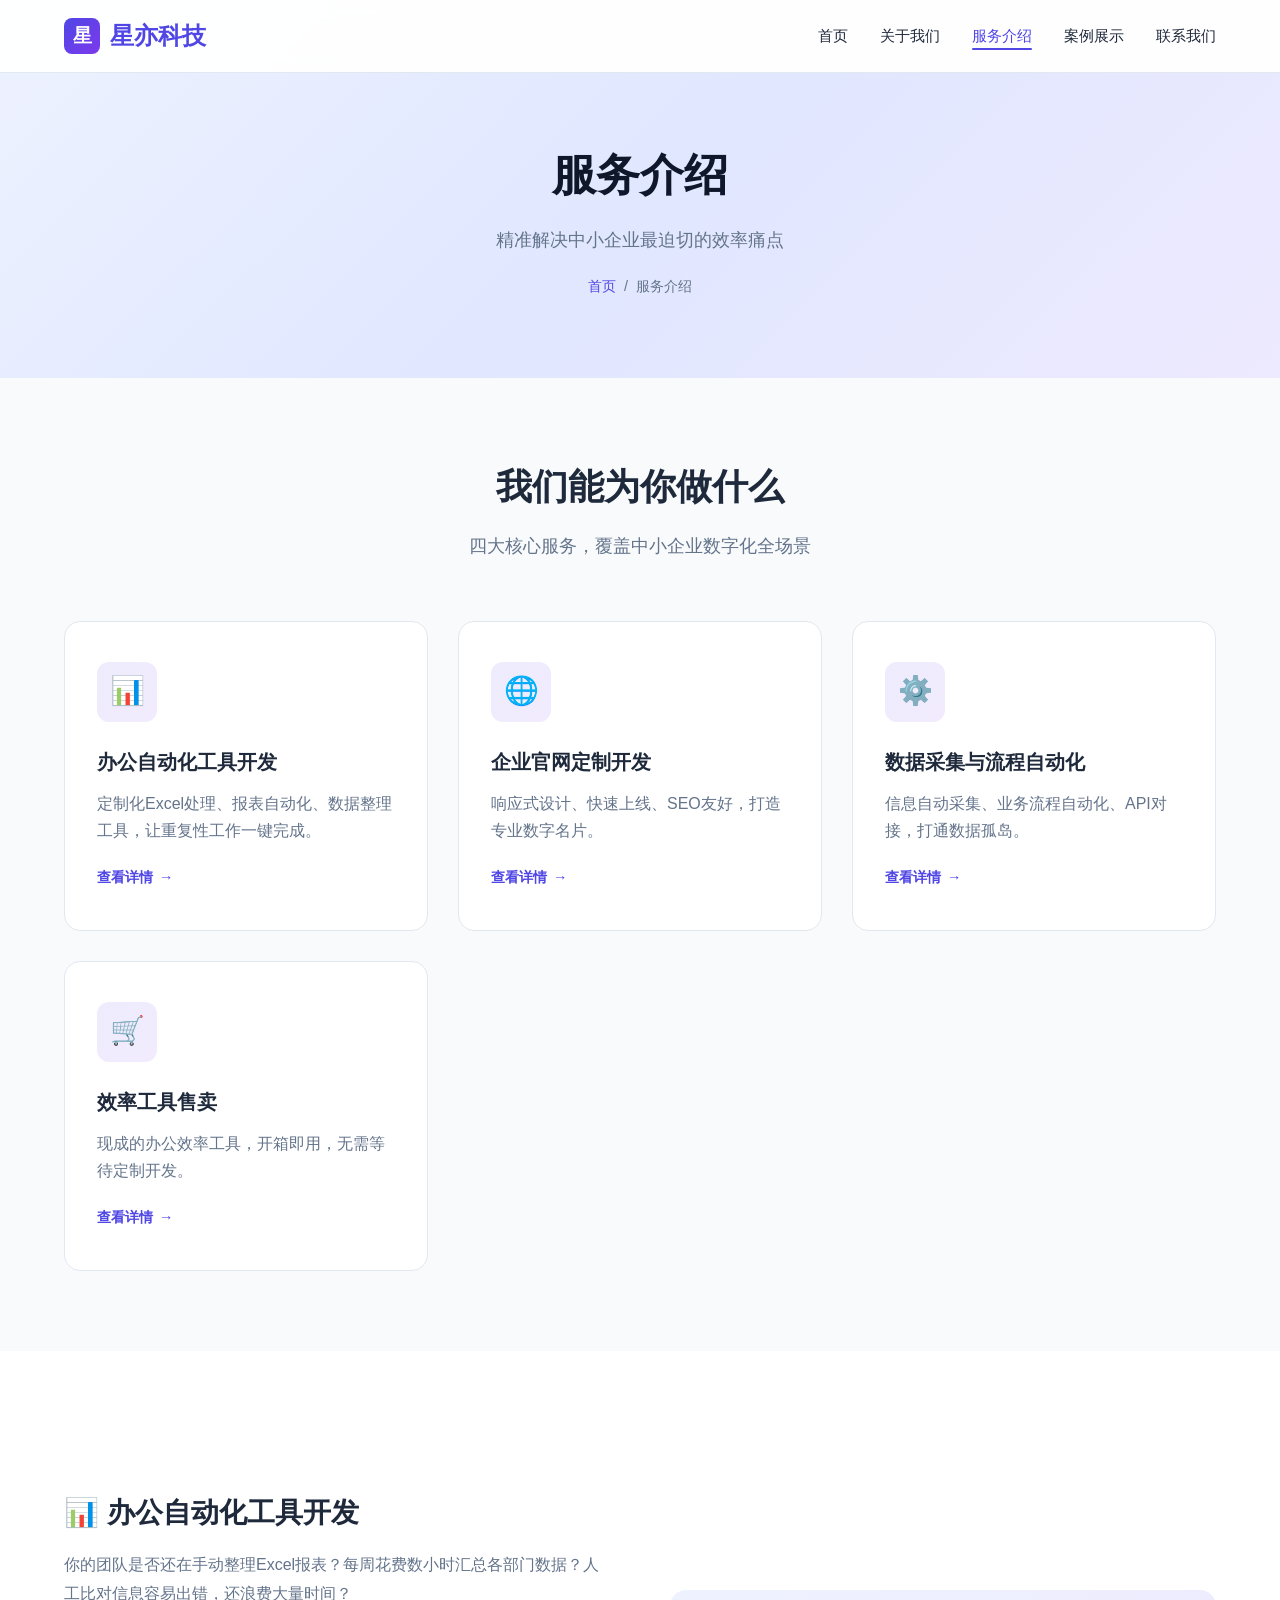
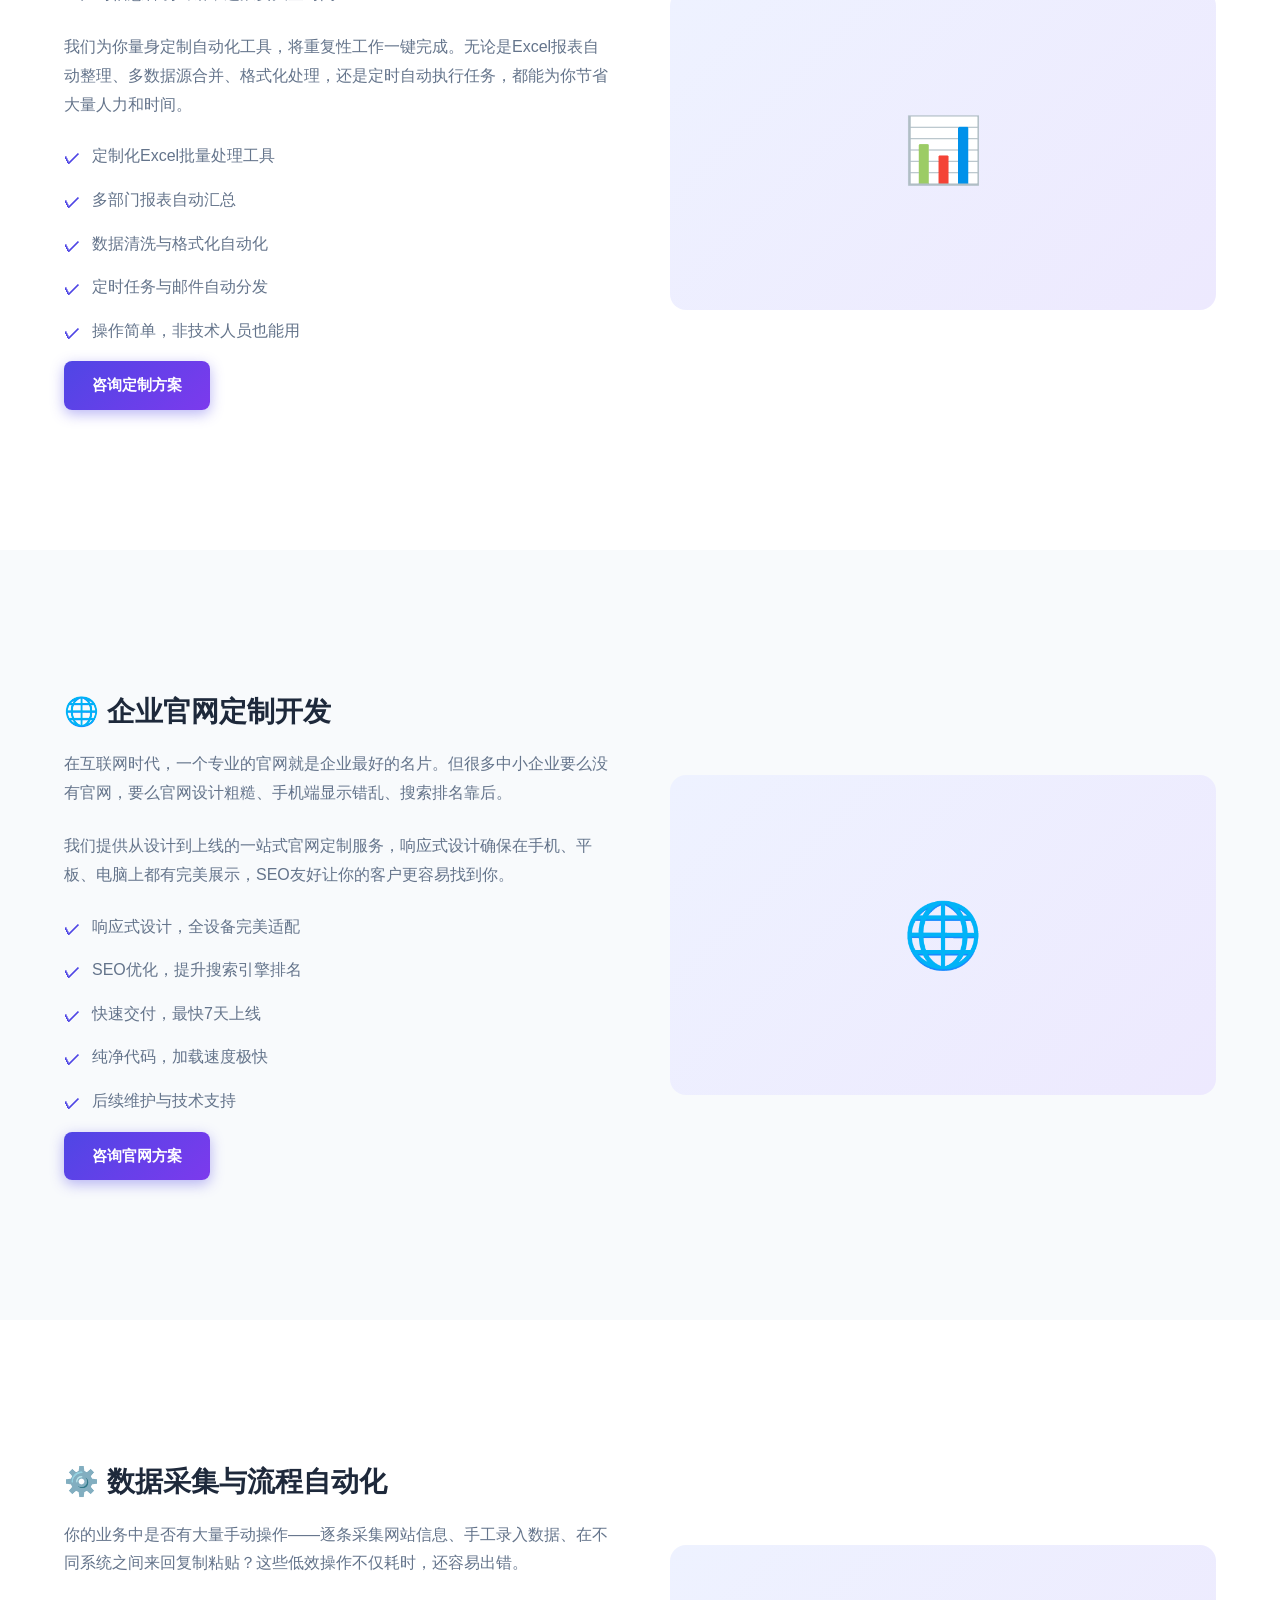
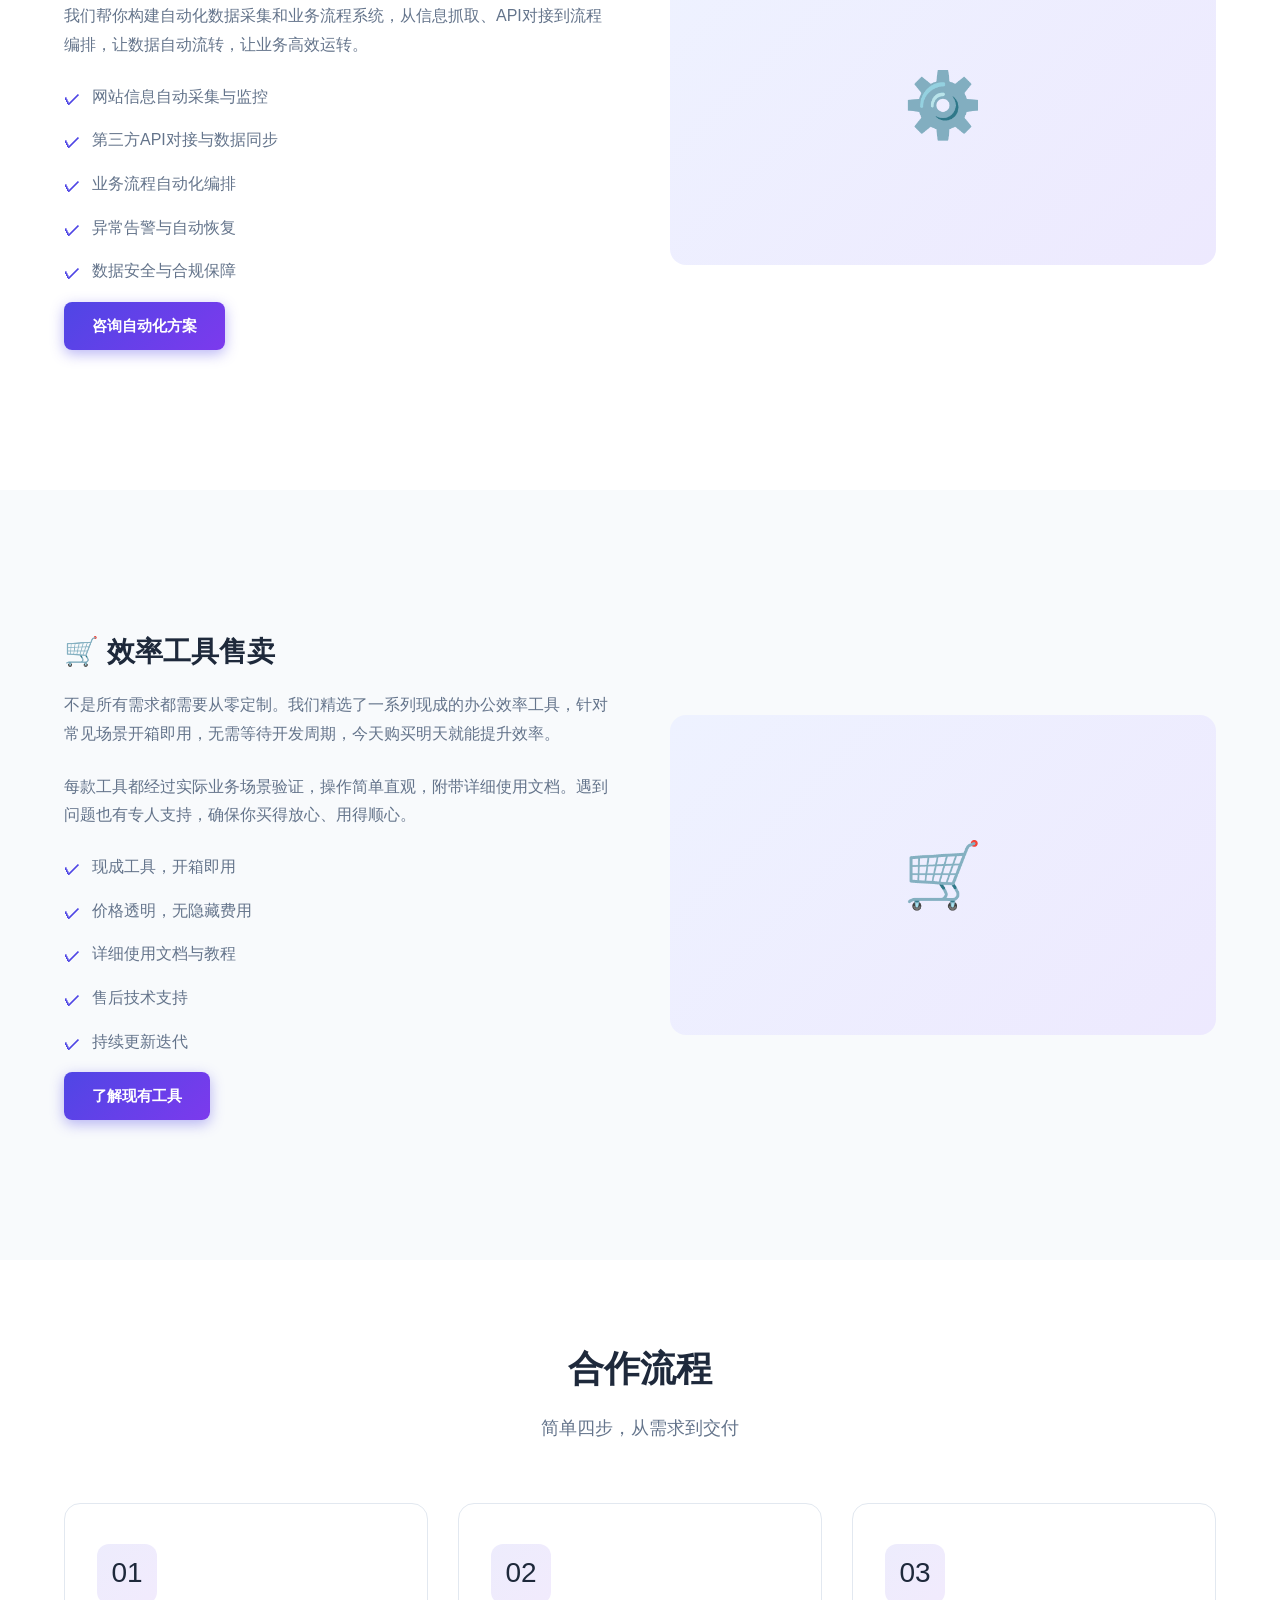
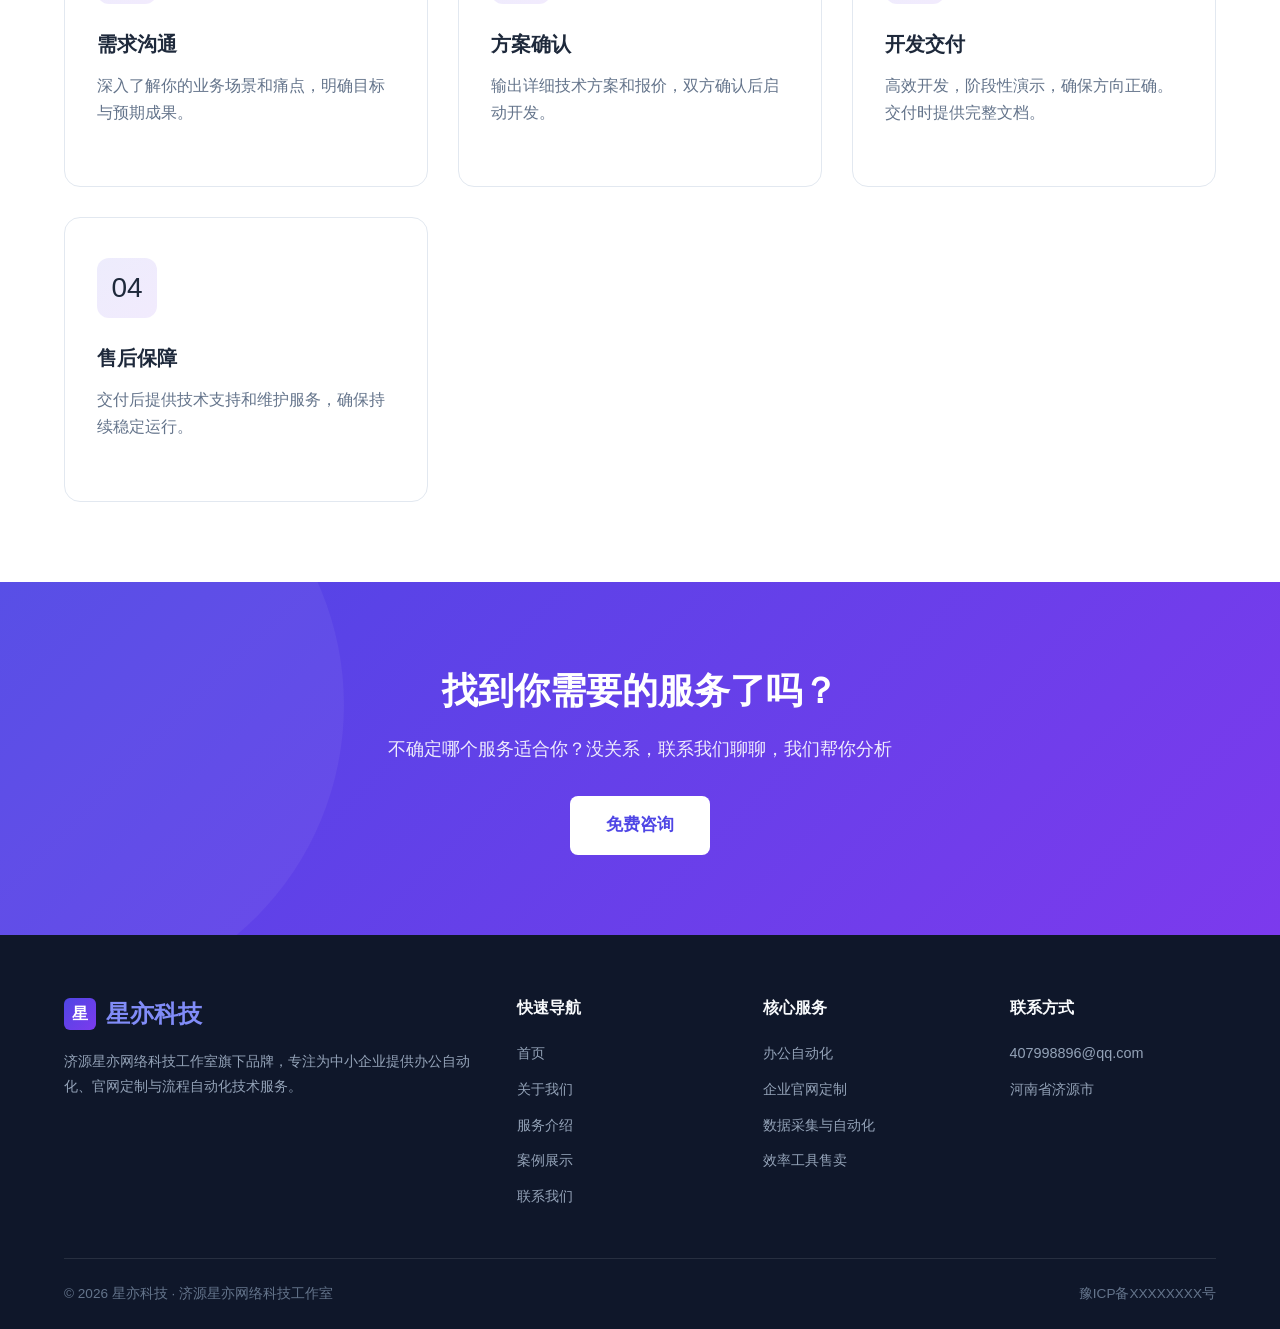
<file: services.html>
<!DOCTYPE html>
<html lang="zh-CN">
<head>
  <meta charset="UTF-8">
  <meta name="viewport" content="width=device-width, initial-scale=1.0">
  <meta name="description" content="星亦科技服务介绍 - 办公自动化工具开发、企业官网定制、数据采集与流程自动化、效率工具售卖。">
  <title>服务介绍 - 星亦科技</title>
  <link rel="icon" type="image/svg+xml" href="images/favicon.svg">
  <link rel="stylesheet" href="css/style.css">
</head>
<body>

  <!-- 导航栏 -->
  <nav class="navbar">
    <div class="container">
      <a href="index.html" class="navbar-brand">
        <div class="logo-icon">星</div>
        星亦科技
      </a>
      <ul class="navbar-nav">
        <li><a href="index.html">首页</a></li>
        <li><a href="about.html">关于我们</a></li>
        <li><a href="services.html" class="active">服务介绍</a></li>
        <li><a href="cases.html">案例展示</a></li>
        <li><a href="contact.html">联系我们</a></li>
      </ul>
      <div class="nav-toggle">
        <span></span>
        <span></span>
        <span></span>
      </div>
    </div>
  </nav>

  <!-- 页面横幅 -->
  <section class="page-banner">
    <div class="container">
      <h1>服务介绍</h1>
      <p>精准解决中小企业最迫切的效率痛点</p>
      <div class="breadcrumb">
        <a href="index.html">首页</a>
        <span>/</span>
        <span>服务介绍</span>
      </div>
    </div>
  </section>

  <!-- 服务概览 -->
  <section class="section section-alt">
    <div class="container">
      <div class="section-title">
        <h2>我们能为你做什么</h2>
        <p>四大核心服务，覆盖中小企业数字化全场景</p>
      </div>
      <div class="services-grid">
        <div class="service-card">
          <div class="service-icon">📊</div>
          <h3>办公自动化工具开发</h3>
          <p>定制化Excel处理、报表自动化、数据整理工具，让重复性工作一键完成。</p>
          <a href="#service-1" class="learn-more">查看详情</a>
        </div>
        <div class="service-card">
          <div class="service-icon">🌐</div>
          <h3>企业官网定制开发</h3>
          <p>响应式设计、快速上线、SEO友好，打造专业数字名片。</p>
          <a href="#service-2" class="learn-more">查看详情</a>
        </div>
        <div class="service-card">
          <div class="service-icon">⚙️</div>
          <h3>数据采集与流程自动化</h3>
          <p>信息自动采集、业务流程自动化、API对接，打通数据孤岛。</p>
          <a href="#service-3" class="learn-more">查看详情</a>
        </div>
        <div class="service-card">
          <div class="service-icon">🛒</div>
          <h3>效率工具售卖</h3>
          <p>现成的办公效率工具，开箱即用，无需等待定制开发。</p>
          <a href="#service-4" class="learn-more">查看详情</a>
        </div>
      </div>
    </div>
  </section>

  <!-- 服务详情 -->
  <section class="section" id="service-1">
    <div class="container">
      <div class="service-detail">
        <div class="service-detail-content">
          <h3>📊 办公自动化工具开发</h3>
          <p>你的团队是否还在手动整理Excel报表？每周花费数小时汇总各部门数据？人工比对信息容易出错，还浪费大量时间？</p>
          <p>我们为你量身定制自动化工具，将重复性工作一键完成。无论是Excel报表自动整理、多数据源合并、格式化处理，还是定时自动执行任务，都能为你节省大量人力和时间。</p>
          <ul class="feature-list">
            <li><span class="check">✓</span> 定制化Excel批量处理工具</li>
            <li><span class="check">✓</span> 多部门报表自动汇总</li>
            <li><span class="check">✓</span> 数据清洗与格式化自动化</li>
            <li><span class="check">✓</span> 定时任务与邮件自动分发</li>
            <li><span class="check">✓</span> 操作简单，非技术人员也能用</li>
          </ul>
          <a href="contact.html" class="btn btn-primary">咨询定制方案</a>
        </div>
        <div class="service-detail-visual">📊</div>
      </div>
    </div>
  </section>

  <section class="section section-alt" id="service-2">
    <div class="container">
      <div class="service-detail">
        <div class="service-detail-content">
          <h3>🌐 企业官网定制开发</h3>
          <p>在互联网时代，一个专业的官网就是企业最好的名片。但很多中小企业要么没有官网，要么官网设计粗糙、手机端显示错乱、搜索排名靠后。</p>
          <p>我们提供从设计到上线的一站式官网定制服务，响应式设计确保在手机、平板、电脑上都有完美展示，SEO友好让你的客户更容易找到你。</p>
          <ul class="feature-list">
            <li><span class="check">✓</span> 响应式设计，全设备完美适配</li>
            <li><span class="check">✓</span> SEO优化，提升搜索引擎排名</li>
            <li><span class="check">✓</span> 快速交付，最快7天上线</li>
            <li><span class="check">✓</span> 纯净代码，加载速度极快</li>
            <li><span class="check">✓</span> 后续维护与技术支持</li>
          </ul>
          <a href="contact.html" class="btn btn-primary">咨询官网方案</a>
        </div>
        <div class="service-detail-visual">🌐</div>
      </div>
    </div>
  </section>

  <section class="section" id="service-3">
    <div class="container">
      <div class="service-detail">
        <div class="service-detail-content">
          <h3>⚙️ 数据采集与流程自动化</h3>
          <p>你的业务中是否有大量手动操作——逐条采集网站信息、手工录入数据、在不同系统之间来回复制粘贴？这些低效操作不仅耗时，还容易出错。</p>
          <p>我们帮你构建自动化数据采集和业务流程系统，从信息抓取、API对接到流程编排，让数据自动流转，让业务高效运转。</p>
          <ul class="feature-list">
            <li><span class="check">✓</span> 网站信息自动采集与监控</li>
            <li><span class="check">✓</span> 第三方API对接与数据同步</li>
            <li><span class="check">✓</span> 业务流程自动化编排</li>
            <li><span class="check">✓</span> 异常告警与自动恢复</li>
            <li><span class="check">✓</span> 数据安全与合规保障</li>
          </ul>
          <a href="contact.html" class="btn btn-primary">咨询自动化方案</a>
        </div>
        <div class="service-detail-visual">⚙️</div>
      </div>
    </div>
  </section>

  <section class="section section-alt" id="service-4">
    <div class="container">
      <div class="service-detail">
        <div class="service-detail-content">
          <h3>🛒 效率工具售卖</h3>
          <p>不是所有需求都需要从零定制。我们精选了一系列现成的办公效率工具，针对常见场景开箱即用，无需等待开发周期，今天购买明天就能提升效率。</p>
          <p>每款工具都经过实际业务场景验证，操作简单直观，附带详细使用文档。遇到问题也有专人支持，确保你买得放心、用得顺心。</p>
          <ul class="feature-list">
            <li><span class="check">✓</span> 现成工具，开箱即用</li>
            <li><span class="check">✓</span> 价格透明，无隐藏费用</li>
            <li><span class="check">✓</span> 详细使用文档与教程</li>
            <li><span class="check">✓</span> 售后技术支持</li>
            <li><span class="check">✓</span> 持续更新迭代</li>
          </ul>
          <a href="contact.html" class="btn btn-primary">了解现有工具</a>
        </div>
        <div class="service-detail-visual">🛒</div>
      </div>
    </div>
  </section>

  <!-- 服务流程 -->
  <section class="section">
    <div class="container">
      <div class="section-title">
        <h2>合作流程</h2>
        <p>简单四步，从需求到交付</p>
      </div>
      <div class="services-grid">
        <div class="service-card">
          <div class="service-icon">01</div>
          <h3>需求沟通</h3>
          <p>深入了解你的业务场景和痛点，明确目标与预期成果。</p>
        </div>
        <div class="service-card">
          <div class="service-icon">02</div>
          <h3>方案确认</h3>
          <p>输出详细技术方案和报价，双方确认后启动开发。</p>
        </div>
        <div class="service-card">
          <div class="service-icon">03</div>
          <h3>开发交付</h3>
          <p>高效开发，阶段性演示，确保方向正确。交付时提供完整文档。</p>
        </div>
        <div class="service-card">
          <div class="service-icon">04</div>
          <h3>售后保障</h3>
          <p>交付后提供技术支持和维护服务，确保持续稳定运行。</p>
        </div>
      </div>
    </div>
  </section>

  <!-- CTA -->
  <section class="cta">
    <div class="container">
      <h2>找到你需要的服务了吗？</h2>
      <p>不确定哪个服务适合你？没关系，联系我们聊聊，我们帮你分析</p>
      <a href="contact.html" class="btn btn-white btn-lg">免费咨询</a>
    </div>
  </section>

  <!-- 页脚 -->
  <footer class="footer">
    <div class="container">
      <div class="footer-grid">
        <div>
          <div class="footer-brand">
            <div class="logo-icon">星</div>
            星亦科技
          </div>
          <p class="footer-desc">济源星亦网络科技工作室旗下品牌，专注为中小企业提供办公自动化、官网定制与流程自动化技术服务。</p>
        </div>
        <div>
          <h4>快速导航</h4>
          <ul class="footer-links">
            <li><a href="index.html">首页</a></li>
            <li><a href="about.html">关于我们</a></li>
            <li><a href="services.html">服务介绍</a></li>
            <li><a href="cases.html">案例展示</a></li>
            <li><a href="contact.html">联系我们</a></li>
          </ul>
        </div>
        <div>
          <h4>核心服务</h4>
          <ul class="footer-links">
            <li><a href="services.html">办公自动化</a></li>
            <li><a href="services.html">企业官网定制</a></li>
            <li><a href="services.html">数据采集与自动化</a></li>
            <li><a href="services.html">效率工具售卖</a></li>
          </ul>
        </div>
        <div>
          <h4>联系方式</h4>
          <ul class="footer-links">
            <li><a href="mailto:407998896@qq.com">407998896@qq.com</a></li>
            <li><a href="contact.html">河南省济源市</a></li>
          </ul>
        </div>
      </div>
      <div class="footer-bottom">
        <p>© 2026 星亦科技 · 济源星亦网络科技工作室</p>
        <p><a href="#">豫ICP备XXXXXXXX号</a></p>
      </div>
    </div>
  </footer>

  <script src="js/main.js"></script>
</body>
</html>
</file>
<file: css/style.css>
/* ============================================
   星亦科技 - 企业官网样式表
   主色调：靛蓝 #4F46E5 / 辅助色 #7C3AED
   ============================================ */

/* ---------- 基础重置 ---------- */
*, *::before, *::after {
  margin: 0;
  padding: 0;
  box-sizing: border-box;
}

:root {
  --primary: #4F46E5;
  --primary-dark: #3730A3;
  --primary-light: #818CF8;
  --accent: #7C3AED;
  --bg: #FFFFFF;
  --bg-alt: #F8FAFC;
  --bg-dark: #0F172A;
  --text: #1E293B;
  --text-light: #64748B;
  --text-white: #F8FAFC;
  --border: #E2E8F0;
  --radius: 8px;
  --radius-lg: 16px;
  --shadow: 0 1px 3px rgba(0,0,0,0.1), 0 1px 2px rgba(0,0,0,0.06);
  --shadow-lg: 0 10px 15px -3px rgba(0,0,0,0.1), 0 4px 6px -2px rgba(0,0,0,0.05);
  --shadow-xl: 0 20px 25px -5px rgba(0,0,0,0.1), 0 10px 10px -5px rgba(0,0,0,0.04);
  --transition: all 0.3s ease;
}

html {
  scroll-behavior: smooth;
  font-size: 16px;
}

body {
  font-family: -apple-system, BlinkMacSystemFont, "Segoe UI", Roboto, "Helvetica Neue", Arial, "Noto Sans SC", sans-serif;
  color: var(--text);
  background: var(--bg);
  line-height: 1.6;
  -webkit-font-smoothing: antialiased;
}

a {
  color: var(--primary);
  text-decoration: none;
  transition: var(--transition);
}

a:hover {
  color: var(--primary-dark);
}

img {
  max-width: 100%;
  height: auto;
}

/* ---------- 通用容器 ---------- */
.container {
  max-width: 1200px;
  margin: 0 auto;
  padding: 0 24px;
}

.section {
  padding: 80px 0;
}

.section-alt {
  background: var(--bg-alt);
}

.section-dark {
  background: var(--bg-dark);
  color: var(--text-white);
}

.section-title {
  text-align: center;
  margin-bottom: 60px;
}

.section-title h2 {
  font-size: 2.25rem;
  font-weight: 700;
  margin-bottom: 16px;
  color: var(--text);
}

.section-dark .section-title h2 {
  color: var(--text-white);
}

.section-title p {
  font-size: 1.125rem;
  color: var(--text-light);
  max-width: 600px;
  margin: 0 auto;
}

.section-dark .section-title p {
  color: #94A3B8;
}

/* ---------- 导航栏 ---------- */
.navbar {
  position: fixed;
  top: 0;
  left: 0;
  right: 0;
  z-index: 1000;
  background: rgba(255,255,255,0.95);
  backdrop-filter: blur(10px);
  border-bottom: 1px solid var(--border);
  transition: var(--transition);
}

.navbar .container {
  display: flex;
  align-items: center;
  justify-content: space-between;
  height: 72px;
}

.navbar-brand {
  display: flex;
  align-items: center;
  gap: 10px;
  font-size: 1.5rem;
  font-weight: 700;
  color: var(--primary);
}

.navbar-brand .logo-icon {
  width: 36px;
  height: 36px;
  background: linear-gradient(135deg, var(--primary), var(--accent));
  border-radius: 8px;
  display: flex;
  align-items: center;
  justify-content: center;
  color: white;
  font-size: 1.2rem;
  font-weight: 800;
}

.navbar-nav {
  display: flex;
  list-style: none;
  gap: 32px;
  align-items: center;
}

.navbar-nav a {
  color: var(--text);
  font-weight: 500;
  font-size: 0.95rem;
  position: relative;
  padding: 4px 0;
}

.navbar-nav a:hover,
.navbar-nav a.active {
  color: var(--primary);
}

.navbar-nav a.active::after {
  content: '';
  position: absolute;
  bottom: -2px;
  left: 0;
  right: 0;
  height: 2px;
  background: var(--primary);
  border-radius: 1px;
}

.nav-toggle {
  display: none;
  flex-direction: column;
  gap: 5px;
  cursor: pointer;
  padding: 4px;
}

.nav-toggle span {
  display: block;
  width: 24px;
  height: 2px;
  background: var(--text);
  border-radius: 1px;
  transition: var(--transition);
}

/* ---------- 按钮 ---------- */
.btn {
  display: inline-flex;
  align-items: center;
  gap: 8px;
  padding: 12px 28px;
  border-radius: var(--radius);
  font-size: 0.95rem;
  font-weight: 600;
  cursor: pointer;
  border: none;
  transition: var(--transition);
  text-align: center;
  justify-content: center;
}

.btn-primary {
  background: linear-gradient(135deg, var(--primary), var(--accent));
  color: white;
  box-shadow: 0 4px 14px rgba(79,70,229,0.4);
}

.btn-primary:hover {
  transform: translateY(-2px);
  box-shadow: 0 6px 20px rgba(79,70,229,0.5);
  color: white;
}

.btn-outline {
  background: transparent;
  color: var(--primary);
  border: 2px solid var(--primary);
}

.btn-outline:hover {
  background: var(--primary);
  color: white;
}

.btn-white {
  background: white;
  color: var(--primary);
}

.btn-white:hover {
  transform: translateY(-2px);
  box-shadow: var(--shadow-lg);
  color: var(--primary);
}

.btn-lg {
  padding: 16px 36px;
  font-size: 1.05rem;
}

/* ---------- Hero 区域 ---------- */
.hero {
  min-height: 100vh;
  display: flex;
  align-items: center;
  position: relative;
  overflow: hidden;
  padding-top: 72px;
  background: linear-gradient(135deg, #EEF2FF 0%, #E0E7FF 50%, #EDE9FE 100%);
}

.hero::before {
  content: '';
  position: absolute;
  top: -50%;
  right: -20%;
  width: 800px;
  height: 800px;
  background: radial-gradient(circle, rgba(79,70,229,0.08) 0%, transparent 70%);
  border-radius: 50%;
}

.hero::after {
  content: '';
  position: absolute;
  bottom: -30%;
  left: -10%;
  width: 600px;
  height: 600px;
  background: radial-gradient(circle, rgba(124,58,237,0.06) 0%, transparent 70%);
  border-radius: 50%;
}

.hero .container {
  display: grid;
  grid-template-columns: 1fr 1fr;
  gap: 60px;
  align-items: center;
  position: relative;
  z-index: 1;
}

.hero-content h1 {
  font-size: 3.5rem;
  font-weight: 800;
  line-height: 1.2;
  margin-bottom: 24px;
  color: var(--bg-dark);
}

.hero-content h1 .highlight {
  background: linear-gradient(135deg, var(--primary), var(--accent));
  -webkit-background-clip: text;
  -webkit-text-fill-color: transparent;
  background-clip: text;
}

.hero-content p {
  font-size: 1.25rem;
  color: var(--text-light);
  margin-bottom: 40px;
  line-height: 1.8;
}

.hero-buttons {
  display: flex;
  gap: 16px;
  flex-wrap: wrap;
}

.hero-visual {
  display: flex;
  align-items: center;
  justify-content: center;
}

.hero-graphic {
  width: 100%;
  max-width: 500px;
  aspect-ratio: 1;
  background: linear-gradient(135deg, var(--primary), var(--accent));
  border-radius: 24px;
  display: flex;
  flex-direction: column;
  align-items: center;
  justify-content: center;
  color: white;
  padding: 40px;
  box-shadow: var(--shadow-xl);
  position: relative;
  overflow: hidden;
}

.hero-graphic::before {
  content: '';
  position: absolute;
  top: -50%;
  right: -50%;
  width: 100%;
  height: 100%;
  background: rgba(255,255,255,0.1);
  border-radius: 50%;
}

.hero-graphic .code-lines {
  width: 100%;
  max-width: 300px;
  position: relative;
  z-index: 1;
}

.hero-graphic .code-line {
  height: 12px;
  border-radius: 6px;
  margin-bottom: 10px;
  background: rgba(255,255,255,0.2);
}

.hero-graphic .code-line:nth-child(1) { width: 60%; }
.hero-graphic .code-line:nth-child(2) { width: 80%; }
.hero-graphic .code-line:nth-child(3) { width: 45%; }
.hero-graphic .code-line:nth-child(4) { width: 70%; }
.hero-graphic .code-line:nth-child(5) { width: 55%; }
.hero-graphic .code-line:nth-child(6) { width: 90%; }
.hero-graphic .code-line:nth-child(7) { width: 40%; }

.hero-graphic .code-line.accent {
  background: rgba(255,255,255,0.4);
}

/* ---------- 数字指标 ---------- */
.stats {
  padding: 60px 0;
  background: var(--bg-dark);
}

.stats .container {
  display: grid;
  grid-template-columns: repeat(4, 1fr);
  gap: 40px;
  text-align: center;
}

.stat-item h3 {
  font-size: 2.5rem;
  font-weight: 800;
  color: var(--primary-light);
  margin-bottom: 8px;
}

.stat-item p {
  color: #94A3B8;
  font-size: 0.95rem;
}

/* ---------- 服务卡片 ---------- */
.services-grid {
  display: grid;
  grid-template-columns: repeat(auto-fit, minmax(280px, 1fr));
  gap: 30px;
}

.service-card {
  background: var(--bg);
  border: 1px solid var(--border);
  border-radius: var(--radius-lg);
  padding: 40px 32px;
  transition: var(--transition);
  position: relative;
  overflow: hidden;
}

.service-card::before {
  content: '';
  position: absolute;
  top: 0;
  left: 0;
  right: 0;
  height: 4px;
  background: linear-gradient(135deg, var(--primary), var(--accent));
  transform: scaleX(0);
  transition: transform 0.3s ease;
}

.service-card:hover {
  transform: translateY(-4px);
  box-shadow: var(--shadow-xl);
  border-color: var(--primary-light);
}

.service-card:hover::before {
  transform: scaleX(1);
}

.service-icon {
  width: 60px;
  height: 60px;
  border-radius: 12px;
  background: linear-gradient(135deg, rgba(79,70,229,0.1), rgba(124,58,237,0.1));
  display: flex;
  align-items: center;
  justify-content: center;
  font-size: 1.75rem;
  margin-bottom: 24px;
}

.service-card h3 {
  font-size: 1.25rem;
  font-weight: 700;
  margin-bottom: 12px;
  color: var(--text);
}

.service-card p {
  color: var(--text-light);
  line-height: 1.7;
  margin-bottom: 20px;
}

.service-card .learn-more {
  font-weight: 600;
  font-size: 0.9rem;
  display: inline-flex;
  align-items: center;
  gap: 6px;
}

.service-card .learn-more::after {
  content: '→';
  transition: transform 0.2s;
}

.service-card:hover .learn-more::after {
  transform: translateX(4px);
}

/* ---------- 案例展示 ---------- */
.cases-grid {
  display: grid;
  grid-template-columns: repeat(auto-fit, minmax(340px, 1fr));
  gap: 30px;
}

.case-card {
  background: var(--bg);
  border: 1px solid var(--border);
  border-radius: var(--radius-lg);
  overflow: hidden;
  transition: var(--transition);
}

.case-card:hover {
  transform: translateY(-4px);
  box-shadow: var(--shadow-xl);
}

.case-image {
  height: 220px;
  background: linear-gradient(135deg, #E0E7FF, #EDE9FE);
  display: flex;
  align-items: center;
  justify-content: center;
  font-size: 3rem;
  position: relative;
  overflow: hidden;
}

.case-image::after {
  content: '';
  position: absolute;
  inset: 0;
  background: linear-gradient(to bottom, transparent 60%, rgba(15,23,42,0.03));
}

.case-body {
  padding: 28px;
}

.case-tag {
  display: inline-block;
  padding: 4px 12px;
  border-radius: 20px;
  font-size: 0.8rem;
  font-weight: 600;
  background: rgba(79,70,229,0.1);
  color: var(--primary);
  margin-bottom: 12px;
}

.case-body h3 {
  font-size: 1.2rem;
  font-weight: 700;
  margin-bottom: 8px;
}

.case-body p {
  color: var(--text-light);
  font-size: 0.95rem;
  line-height: 1.7;
}

/* ---------- 关于我们 ---------- */
.about-content {
  display: grid;
  grid-template-columns: 1fr 1fr;
  gap: 60px;
  align-items: center;
}

.about-text h2 {
  font-size: 2.25rem;
  font-weight: 700;
  margin-bottom: 20px;
}

.about-text p {
  color: var(--text-light);
  line-height: 1.8;
  margin-bottom: 16px;
}

.about-visual {
  background: linear-gradient(135deg, var(--primary), var(--accent));
  border-radius: var(--radius-lg);
  padding: 48px;
  color: white;
  position: relative;
  overflow: hidden;
}

.about-visual::before {
  content: '';
  position: absolute;
  top: -30%;
  right: -30%;
  width: 300px;
  height: 300px;
  background: rgba(255,255,255,0.05);
  border-radius: 50%;
}

.about-visual .milestone {
  display: flex;
  gap: 16px;
  margin-bottom: 28px;
  position: relative;
  z-index: 1;
}

.about-visual .milestone-year {
  font-size: 1.5rem;
  font-weight: 800;
  white-space: nowrap;
  min-width: 60px;
}

.about-visual .milestone-desc {
  font-size: 0.95rem;
  opacity: 0.9;
  line-height: 1.6;
}

/* ---------- 团队 ---------- */
.team-grid {
  display: grid;
  grid-template-columns: repeat(auto-fit, minmax(260px, 1fr));
  gap: 30px;
}

.team-card {
  text-align: center;
  padding: 40px 24px;
  background: var(--bg);
  border: 1px solid var(--border);
  border-radius: var(--radius-lg);
  transition: var(--transition);
}

.team-card:hover {
  transform: translateY(-4px);
  box-shadow: var(--shadow-lg);
}

.team-avatar {
  width: 100px;
  height: 100px;
  border-radius: 50%;
  margin: 0 auto 20px;
  display: flex;
  align-items: center;
  justify-content: center;
  font-size: 2.5rem;
  background: linear-gradient(135deg, rgba(79,70,229,0.1), rgba(124,58,237,0.1));
}

.team-card h3 {
  font-size: 1.15rem;
  font-weight: 700;
  margin-bottom: 4px;
}

.team-card .role {
  color: var(--primary);
  font-size: 0.9rem;
  font-weight: 500;
  margin-bottom: 12px;
}

.team-card p {
  color: var(--text-light);
  font-size: 0.9rem;
  line-height: 1.6;
}

/* ---------- 联系页面 ---------- */
.contact-grid {
  display: grid;
  grid-template-columns: 1fr 1fr;
  gap: 60px;
}

.contact-info {
  padding: 48px;
  background: linear-gradient(135deg, var(--primary), var(--accent));
  border-radius: var(--radius-lg);
  color: white;
}

.contact-info h3 {
  font-size: 1.5rem;
  margin-bottom: 24px;
}

.contact-item {
  display: flex;
  gap: 16px;
  margin-bottom: 24px;
  align-items: flex-start;
}

.contact-item .icon {
  width: 44px;
  height: 44px;
  border-radius: 10px;
  background: rgba(255,255,255,0.15);
  display: flex;
  align-items: center;
  justify-content: center;
  font-size: 1.2rem;
  flex-shrink: 0;
}

.contact-item .label {
  font-size: 0.85rem;
  opacity: 0.8;
  margin-bottom: 2px;
}

.contact-item .value {
  font-weight: 600;
}

.contact-form {
  padding: 48px;
  background: var(--bg);
  border: 1px solid var(--border);
  border-radius: var(--radius-lg);
}

.contact-form h3 {
  font-size: 1.5rem;
  margin-bottom: 24px;
}

.form-group {
  margin-bottom: 20px;
}

.form-group label {
  display: block;
  font-weight: 600;
  margin-bottom: 8px;
  font-size: 0.9rem;
}

.form-group input,
.form-group textarea,
.form-group select {
  width: 100%;
  padding: 12px 16px;
  border: 1px solid var(--border);
  border-radius: var(--radius);
  font-size: 0.95rem;
  font-family: inherit;
  transition: var(--transition);
  background: var(--bg);
}

.form-group input:focus,
.form-group textarea:focus,
.form-group select:focus {
  outline: none;
  border-color: var(--primary);
  box-shadow: 0 0 0 3px rgba(79,70,229,0.1);
}

.form-group textarea {
  resize: vertical;
  min-height: 120px;
}

/* ---------- CTA 区域 ---------- */
.cta {
  padding: 80px 0;
  background: linear-gradient(135deg, var(--primary), var(--accent));
  text-align: center;
  color: white;
  position: relative;
  overflow: hidden;
}

.cta::before {
  content: '';
  position: absolute;
  top: -50%;
  left: -20%;
  width: 600px;
  height: 600px;
  background: rgba(255,255,255,0.05);
  border-radius: 50%;
}

.cta h2 {
  font-size: 2.25rem;
  font-weight: 700;
  margin-bottom: 16px;
}

.cta p {
  font-size: 1.125rem;
  opacity: 0.9;
  margin-bottom: 32px;
  max-width: 600px;
  margin-left: auto;
  margin-right: auto;
}

/* ---------- 页脚 ---------- */
.footer {
  background: var(--bg-dark);
  color: var(--text-white);
  padding: 60px 0 0;
}

.footer-grid {
  display: grid;
  grid-template-columns: 2fr 1fr 1fr 1fr;
  gap: 40px;
  padding-bottom: 40px;
  border-bottom: 1px solid rgba(255,255,255,0.1);
}

.footer-brand {
  margin-bottom: 16px;
  font-size: 1.5rem;
  font-weight: 700;
  color: var(--primary-light);
  display: flex;
  align-items: center;
  gap: 10px;
}

.footer-brand .logo-icon {
  width: 32px;
  height: 32px;
  background: linear-gradient(135deg, var(--primary), var(--accent));
  border-radius: 6px;
  display: flex;
  align-items: center;
  justify-content: center;
  color: white;
  font-size: 1rem;
  font-weight: 800;
}

.footer-desc {
  color: #94A3B8;
  line-height: 1.7;
  font-size: 0.9rem;
  margin-bottom: 20px;
}

.footer h4 {
  font-size: 1rem;
  font-weight: 600;
  margin-bottom: 20px;
  color: var(--text-white);
}

.footer-links {
  list-style: none;
}

.footer-links li {
  margin-bottom: 10px;
}

.footer-links a {
  color: #94A3B8;
  font-size: 0.9rem;
  transition: var(--transition);
}

.footer-links a:hover {
  color: var(--primary-light);
}

.footer-bottom {
  padding: 24px 0;
  display: flex;
  justify-content: space-between;
  align-items: center;
  flex-wrap: wrap;
  gap: 12px;
}

.footer-bottom p {
  color: #64748B;
  font-size: 0.85rem;
}

.footer-bottom a {
  color: #64748B;
  font-size: 0.85rem;
}

.footer-bottom a:hover {
  color: var(--primary-light);
}

/* ---------- 页面顶部横幅 ---------- */
.page-banner {
  padding: 140px 0 80px;
  background: linear-gradient(135deg, #EEF2FF 0%, #E0E7FF 50%, #EDE9FE 100%);
  text-align: center;
}

.page-banner h1 {
  font-size: 2.75rem;
  font-weight: 800;
  margin-bottom: 16px;
  color: var(--bg-dark);
}

.page-banner p {
  font-size: 1.125rem;
  color: var(--text-light);
  max-width: 600px;
  margin: 0 auto;
}

.breadcrumb {
  display: flex;
  justify-content: center;
  gap: 8px;
  margin-top: 20px;
  font-size: 0.9rem;
  color: var(--text-light);
}

.breadcrumb a {
  color: var(--primary);
}

.breadcrumb span {
  color: var(--text-light);
}

/* ---------- 特色列表 ---------- */
.feature-list {
  list-style: none;
  padding: 0;
}

.feature-list li {
  display: flex;
  align-items: flex-start;
  gap: 12px;
  margin-bottom: 16px;
  color: var(--text-light);
  line-height: 1.6;
}

.feature-list .check {
  color: var(--primary);
  font-weight: 700;
  flex-shrink: 0;
  margin-top: 2px;
}

/* ---------- 服务详情 ---------- */
.service-detail {
  display: grid;
  grid-template-columns: 1fr 1fr;
  gap: 60px;
  align-items: center;
  padding: 60px 0;
  border-bottom: 1px solid var(--border);
}

.service-detail:last-child {
  border-bottom: none;
}

.service-detail:nth-child(even) .service-detail-visual {
  order: -1;
}

.service-detail-visual {
  background: linear-gradient(135deg, #EEF2FF, #EDE9FE);
  border-radius: var(--radius-lg);
  padding: 48px;
  display: flex;
  align-items: center;
  justify-content: center;
  min-height: 320px;
  font-size: 4rem;
}

.service-detail-content h3 {
  font-size: 1.75rem;
  font-weight: 700;
  margin-bottom: 16px;
}

.service-detail-content p {
  color: var(--text-light);
  line-height: 1.8;
  margin-bottom: 24px;
}

/* ---------- 响应式 ---------- */
@media (max-width: 1024px) {
  .hero .container {
    grid-template-columns: 1fr;
    text-align: center;
  }

  .hero-content h1 {
    font-size: 2.75rem;
  }

  .hero-buttons {
    justify-content: center;
  }

  .hero-visual {
    display: none;
  }

  .stats .container {
    grid-template-columns: repeat(2, 1fr);
  }

  .about-content {
    grid-template-columns: 1fr;
  }

  .contact-grid {
    grid-template-columns: 1fr;
  }

  .footer-grid {
    grid-template-columns: 1fr 1fr;
  }

  .service-detail {
    grid-template-columns: 1fr;
  }

  .service-detail:nth-child(even) .service-detail-visual {
    order: 0;
  }
}

@media (max-width: 768px) {
  .navbar-nav {
    display: none;
    position: absolute;
    top: 72px;
    left: 0;
    right: 0;
    background: white;
    flex-direction: column;
    padding: 24px;
    gap: 16px;
    border-bottom: 1px solid var(--border);
    box-shadow: var(--shadow-lg);
  }

  .navbar-nav.active {
    display: flex;
  }

  .nav-toggle {
    display: flex;
  }

  .hero-content h1 {
    font-size: 2.25rem;
  }

  .hero-content p {
    font-size: 1.05rem;
  }

  .section {
    padding: 60px 0;
  }

  .section-title h2 {
    font-size: 1.75rem;
  }

  .page-banner {
    padding: 120px 0 60px;
  }

  .page-banner h1 {
    font-size: 2rem;
  }

  .stats .container {
    grid-template-columns: 1fr 1fr;
    gap: 24px;
  }

  .stat-item h3 {
    font-size: 2rem;
  }

  .footer-grid {
    grid-template-columns: 1fr;
    gap: 30px;
  }

  .footer-bottom {
    flex-direction: column;
    text-align: center;
  }

  .cases-grid {
    grid-template-columns: 1fr;
  }

  .team-grid {
    grid-template-columns: 1fr;
  }
}

@media (max-width: 480px) {
  .hero-content h1 {
    font-size: 1.875rem;
  }

  .hero-buttons {
    flex-direction: column;
    width: 100%;
  }

  .hero-buttons .btn {
    width: 100%;
  }

  .stats .container {
    grid-template-columns: 1fr;
  }

  .services-grid {
    grid-template-columns: 1fr;
  }
}

/* ---------- 动画 ---------- */
@keyframes fadeInUp {
  from {
    opacity: 0;
    transform: translateY(30px);
  }
  to {
    opacity: 1;
    transform: translateY(0);
  }
}

.animate-in {
  animation: fadeInUp 0.6s ease forwards;
}

.animate-delay-1 { animation-delay: 0.1s; }
.animate-delay-2 { animation-delay: 0.2s; }
.animate-delay-3 { animation-delay: 0.3s; }
</file>
